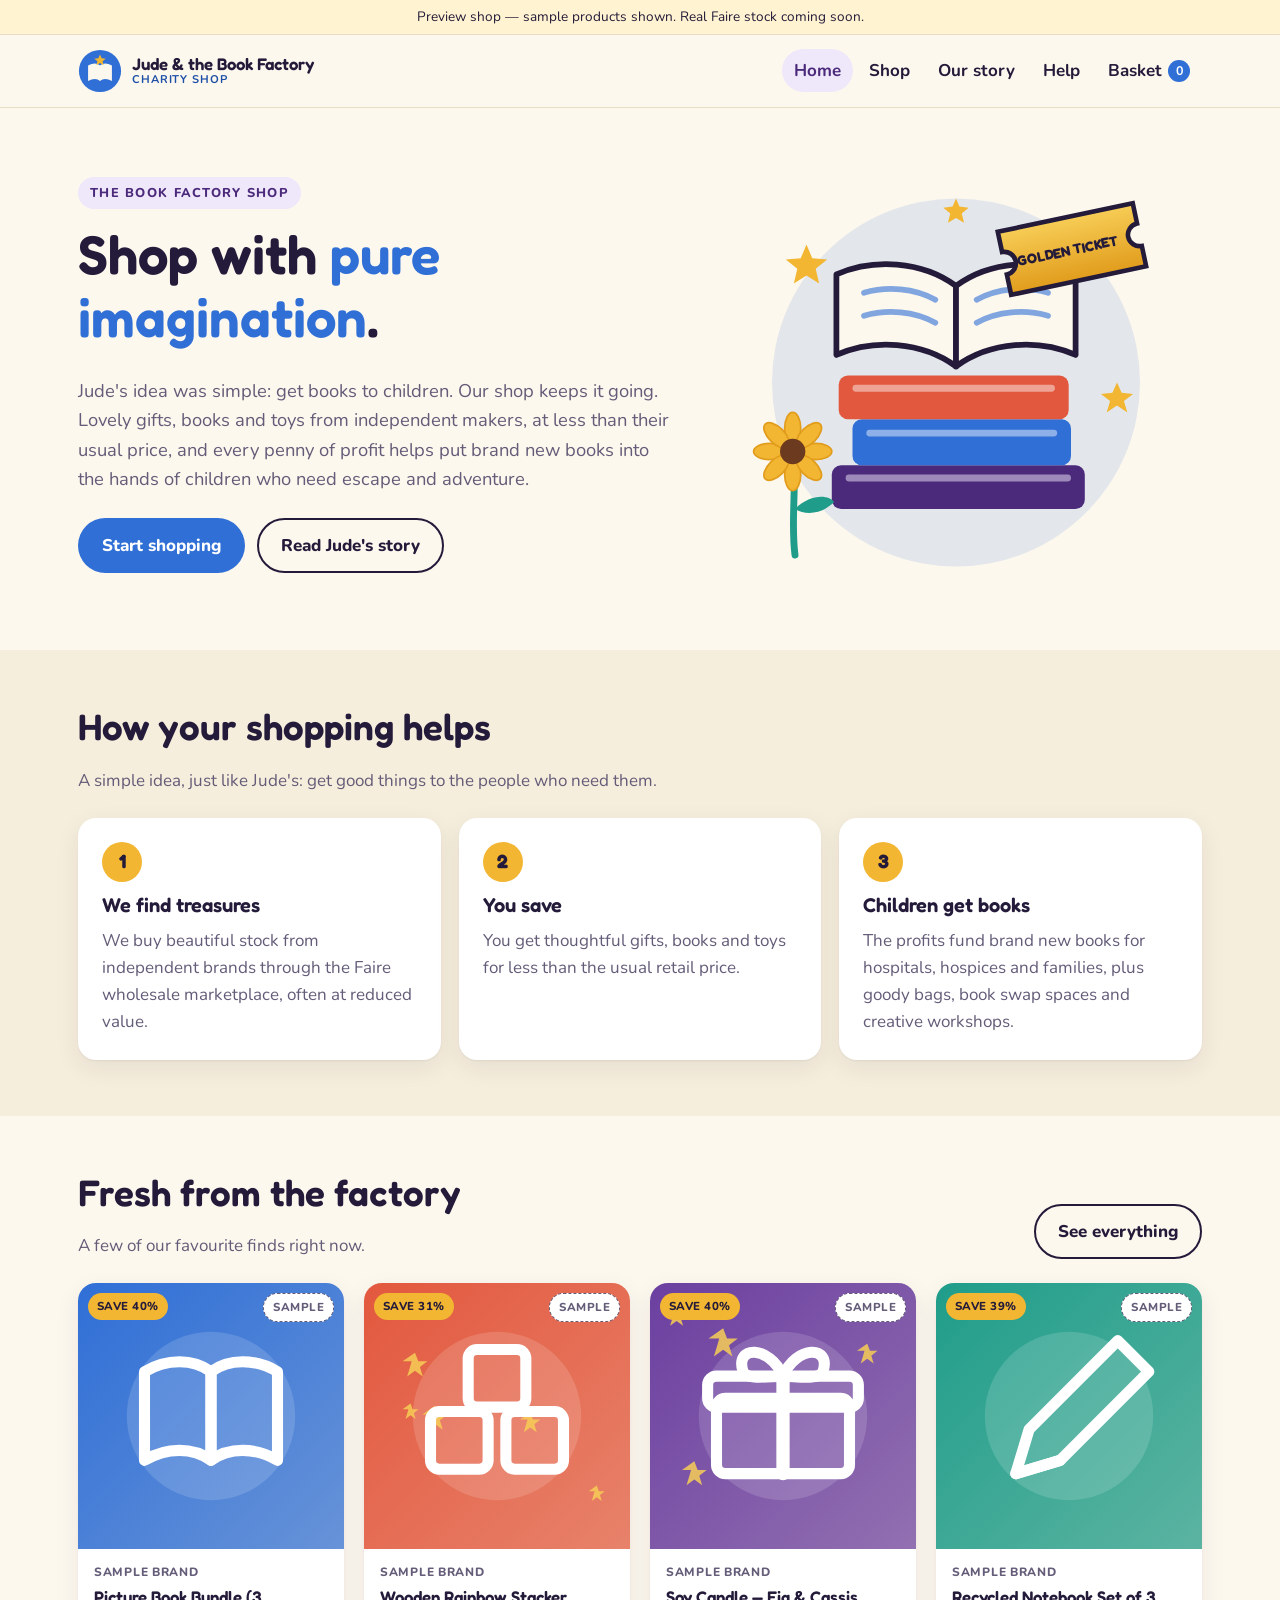
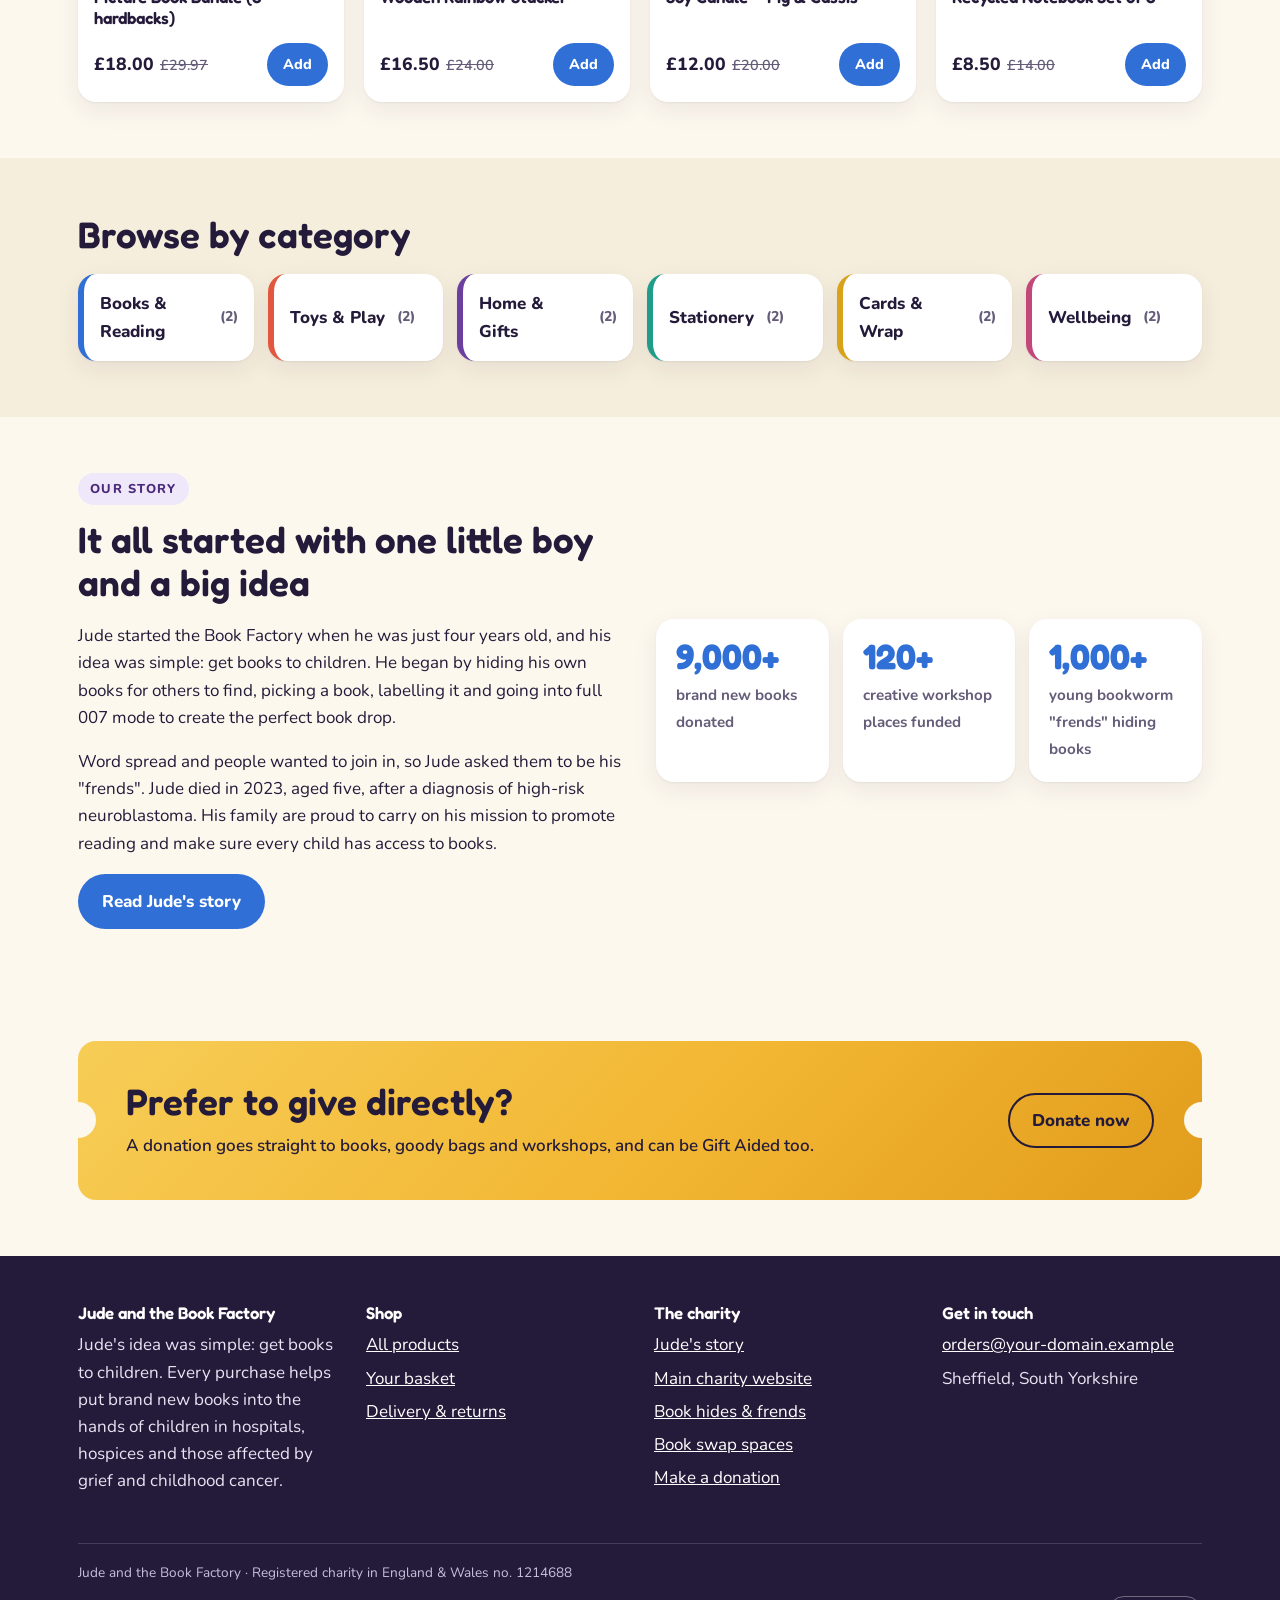
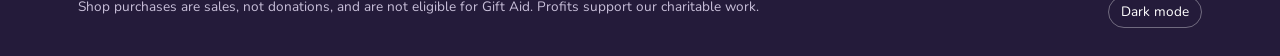
<file: jude-book-factory-shop/index.html>
<!doctype html>
<html lang="en-GB">
<head>
  <meta charset="utf-8">
  <meta name="viewport" content="width=device-width, initial-scale=1">
  <title>Book Factory Shop</title>
  <meta name="description" content="Shop beautiful gifts, books and toys from independent makers. Every purchase helps Jude and the Book Factory put brand new books into the hands of children in hospitals and hospices.">
  <link rel="preconnect" href="https://fonts.googleapis.com">
  <link rel="preconnect" href="https://fonts.gstatic.com" crossorigin>
  <link href="https://fonts.googleapis.com/css2?family=Fredoka:wght@500;600;700&family=Nunito:wght@400;600;700;800&display=swap" rel="stylesheet">
  <link rel="stylesheet" href="assets/css/styles.css">
  <link rel="icon" href="assets/img/favicon.svg" type="image/svg+xml">
</head>
<body data-page="home">
  <a class="skip-link" href="#main">Skip to content</a>
  <header id="site-header"></header>

  <main id="main">
    <section class="hero">
      <div class="container hero-grid">
        <div>
          <span class="eyebrow">The Book Factory Shop</span>
          <h1>Shop with <em>pure imagination</em>.</h1>
          <p class="lead">Jude's idea was simple: get books to children. Our shop keeps it going. Lovely gifts, books and
            toys from independent makers, at less than their usual price, and every penny of profit helps put brand new
            books into the hands of children who need escape and adventure.</p>
          <div class="hero-actions">
            <a class="btn btn-primary" href="shop.html">Start shopping</a>
            <a class="btn btn-ghost" href="our-story.html">Read Jude's story</a>
          </div>
        </div>
        <div class="hero-art" aria-hidden="true">
          <svg viewBox="0 0 400 360" xmlns="http://www.w3.org/2000/svg">
            <defs>
              <linearGradient id="hg" x1="0" y1="0" x2="0" y2="1">
                <stop offset="0" stop-color="#f7cd56"/><stop offset="1" stop-color="#e19c1c"/>
              </linearGradient>
            </defs>
            <circle cx="200" cy="190" r="160" fill="#2f6fd6" opacity=".12"/>
            <!-- book stack -->
            <rect x="92" y="262" width="220" height="38" rx="8" fill="#4b2a7b"/>
            <rect x="104" y="270" width="196" height="6" rx="3" fill="#efe7fa" opacity=".5"/>
            <rect x="110" y="222" width="190" height="40" rx="8" fill="#2f6fd6"/>
            <rect x="122" y="231" width="166" height="6" rx="3" fill="#fff" opacity=".45"/>
            <rect x="98" y="184" width="200" height="38" rx="8" fill="#e2583e"/>
            <rect x="110" y="192" width="176" height="6" rx="3" fill="#fff" opacity=".45"/>
            <!-- open book -->
            <path d="M200 176c-30-22-72-24-104-10v-70c32-14 74-12 104 10z" fill="#fdf8ee" stroke="#241b3a" stroke-width="5" stroke-linejoin="round"/>
            <path d="M200 176c30-22 72-24 104-10v-70c-32-14-74-12-104 10z" fill="#fdf8ee" stroke="#241b3a" stroke-width="5" stroke-linejoin="round"/>
            <path d="M120 112c20-6 44-4 62 6M120 132c20-6 44-4 62 6M218 118c18-10 42-12 62-6M218 138c18-10 42-12 62-6" stroke="#2f6fd6" stroke-width="5" stroke-linecap="round" fill="none" opacity=".6"/>
            <!-- golden ticket -->
            <g transform="rotate(-12 300 70)">
              <path d="M240 46h120v18a10 10 0 0 0 0 20v18H240V84a10 10 0 0 0 0-20z" fill="url(#hg)" stroke="#241b3a" stroke-width="4"/>
              <text x="296" y="79" text-anchor="middle" font-family="Fredoka, sans-serif" font-weight="700" font-size="12" fill="#241b3a">GOLDEN TICKET</text>
            </g>
            <!-- sunflower (Jude loved sunflower picking) -->
            <g transform="translate(58 250)">
              <path d="M0 0 C 4 30, -2 60, 2 90" stroke="#1f9d8a" stroke-width="6" fill="none" stroke-linecap="round"/>
              <path d="M2 50 c 14 -14 30 -12 34 -6 c -10 10 -24 12 -34 6z" fill="#1f9d8a"/>
              <g fill="#f2b632" stroke="#e19c1c" stroke-width="1.5">
                <ellipse cx="0" cy="-20" rx="7" ry="14"/><ellipse cx="0" cy="20" rx="7" ry="14"/>
                <ellipse cx="-20" cy="0" rx="14" ry="7"/><ellipse cx="20" cy="0" rx="14" ry="7"/>
                <ellipse cx="-14" cy="-14" rx="7" ry="14" transform="rotate(-45 -14 -14)"/><ellipse cx="14" cy="14" rx="7" ry="14" transform="rotate(-45 14 14)"/>
                <ellipse cx="14" cy="-14" rx="7" ry="14" transform="rotate(45 14 -14)"/><ellipse cx="-14" cy="14" rx="7" ry="14" transform="rotate(45 -14 14)"/>
              </g>
              <circle r="11" fill="#6b3a1f"/>
            </g>
            <!-- stars -->
            <g fill="#f2b632">
              <path d="M70 70l5 12 13 1-10 8 3 13-11-7-11 7 3-13-10-8 13-1z"/>
              <path d="M340 190l4 9 10 1-8 6 3 10-9-6-9 6 3-10-8-6 10-1z"/>
              <path d="M200 30l3 7 8 1-6 5 2 8-7-4-7 4 2-8-6-5 8-1z"/>
            </g>
          </svg>
        </div>
      </div>
    </section>

    <section class="section section-alt" aria-labelledby="how-heading">
      <div class="container">
        <div class="section-head">
          <div>
            <h2 id="how-heading">How your shopping helps</h2>
            <p>A simple idea, just like Jude's: get good things to the people who need them.</p>
          </div>
        </div>
        <div class="steps">
          <div class="step">
            <h3>We find treasures</h3>
            <p>We buy beautiful stock from independent brands through the Faire wholesale marketplace, often at reduced value.</p>
          </div>
          <div class="step">
            <h3>You save</h3>
            <p>You get thoughtful gifts, books and toys for less than the usual retail price.</p>
          </div>
          <div class="step">
            <h3>Children get books</h3>
            <p>The profits fund brand new books for hospitals, hospices and families, plus goody bags, book swap spaces and creative workshops.</p>
          </div>
        </div>
      </div>
    </section>

    <section class="section" aria-labelledby="featured-heading">
      <div class="container">
        <div class="section-head">
          <div>
            <h2 id="featured-heading">Fresh from the factory</h2>
            <p>A few of our favourite finds right now.</p>
          </div>
          <a class="btn btn-ghost" href="shop.html">See everything</a>
        </div>
        <div class="grid" id="featured-grid" aria-live="polite"></div>
      </div>
    </section>

    <section class="section section-alt" aria-labelledby="cats-heading">
      <div class="container">
        <h2 id="cats-heading">Browse by category</h2>
        <div class="cat-tiles" id="cat-tiles"></div>
      </div>
    </section>

    <section class="section" aria-labelledby="story-heading">
      <div class="container story">
        <div>
          <span class="eyebrow">Our story</span>
          <h2 id="story-heading">It all started with one little boy and a big idea</h2>
          <p>Jude started the Book Factory when he was just four years old, and his idea was simple: get books to children.
            He began by hiding his own books for others to find, picking a book, labelling it and going into full 007 mode to
            create the perfect book drop.</p>
          <p>Word spread and people wanted to join in, so Jude asked them to be his "frends". Jude died in 2023, aged five,
            after a diagnosis of high-risk neuroblastoma. His family are proud to carry on his mission to promote reading and
            make sure every child has access to books.</p>
          <a class="btn btn-primary" href="our-story.html">Read Jude's story</a>
        </div>
        <div class="stats">
          <div class="stat"><strong data-impact="booksDonated">9,000+</strong><span>brand new books donated</span></div>
          <div class="stat"><strong data-impact="workshopPlaces">120+</strong><span>creative workshop places funded</span></div>
          <div class="stat"><strong data-impact="frends">1,000+</strong><span>young bookworm "frends" hiding books</span></div>
        </div>
      </div>
    </section>

    <section class="section" aria-labelledby="ticket-heading">
      <div class="container">
        <div class="ticket">
          <div>
            <h2 id="ticket-heading">Prefer to give directly?</h2>
            <p>A donation goes straight to books, goody bags and workshops, and can be Gift Aided too.</p>
          </div>
          <a class="btn btn-ghost" data-donate href="#">Donate now</a>
        </div>
      </div>
    </section>
  </main>

  <footer id="site-footer"></footer>

  <script src="assets/js/config.js"></script>
  <script src="assets/js/products.js"></script>
  <script src="assets/js/commerce/core.js"></script>
  <script src="assets/js/commerce/providers/local-catalogue.js"></script>
  <script src="assets/js/commerce/providers/enquiry-checkout.js"></script>
  <script src="assets/js/commerce/providers/shopify.js"></script>
  <script src="assets/js/ui.js"></script>
  <script src="assets/js/pages/home.js"></script>
</body>
</html>
</file>
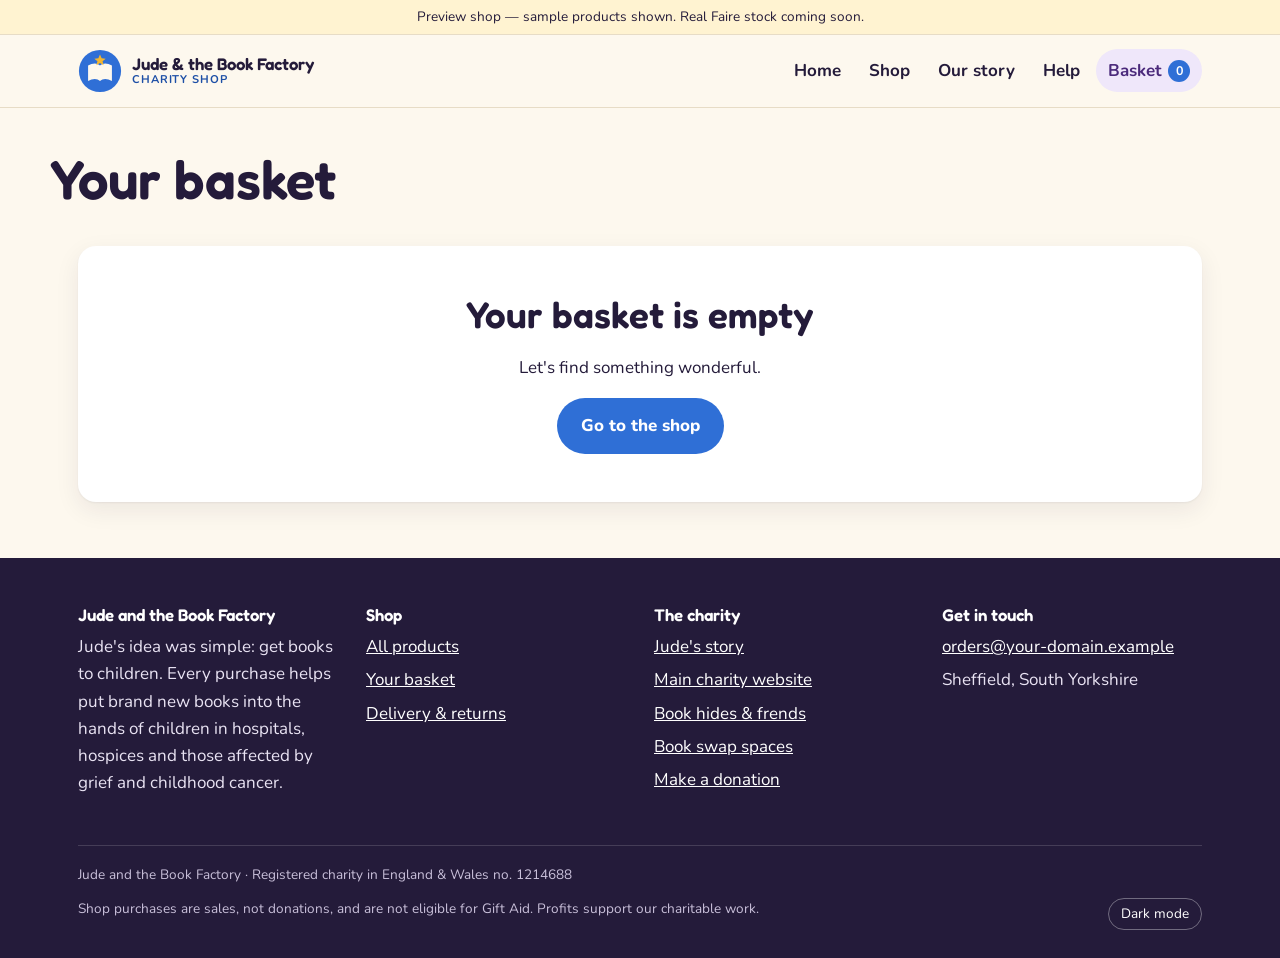
<file: jude-book-factory-shop/basket.html>
<!doctype html>
<html lang="en-GB">
<head>
  <meta charset="utf-8">
  <meta name="viewport" content="width=device-width, initial-scale=1">
  <title>Basket — Book Factory Shop</title>
  <meta name="description" content="Your basket at the Book Factory Shop.">
  <link rel="preconnect" href="https://fonts.googleapis.com">
  <link rel="preconnect" href="https://fonts.gstatic.com" crossorigin>
  <link href="https://fonts.googleapis.com/css2?family=Fredoka:wght@500;600;700&family=Nunito:wght@400;600;700;800&display=swap" rel="stylesheet">
  <link rel="stylesheet" href="assets/css/styles.css">
  <link rel="icon" href="assets/img/favicon.svg" type="image/svg+xml">
</head>
<body data-page="basket">
  <a class="skip-link" href="#main">Skip to content</a>
  <header id="site-header"></header>
  <main id="main">
    <div class="container page-head"><h1>Your basket</h1></div>
    <div class="container two-col" id="basket" aria-live="polite"></div>
  </main>

  <footer id="site-footer"></footer>

  <script src="assets/js/config.js"></script>
  <script src="assets/js/products.js"></script>
  <script src="assets/js/commerce/core.js"></script>
  <script src="assets/js/commerce/providers/local-catalogue.js"></script>
  <script src="assets/js/commerce/providers/enquiry-checkout.js"></script>
  <script src="assets/js/commerce/providers/shopify.js"></script>
  <script src="assets/js/ui.js"></script>
  <script src="assets/js/pages/basket.js"></script>
</body>
</html>
</file>
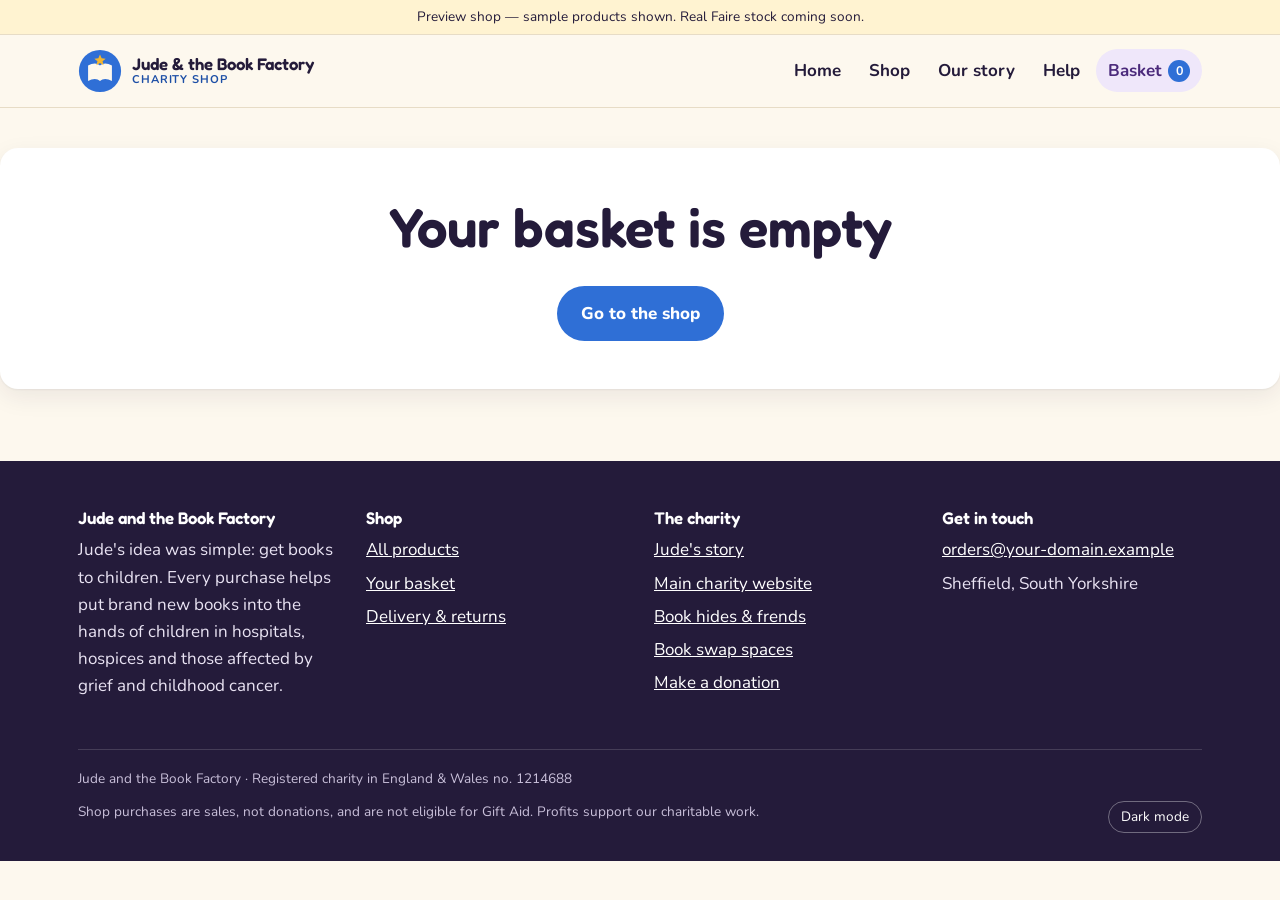
<file: jude-book-factory-shop/checkout.html>
<!doctype html>
<html lang="en-GB">
<head>
  <meta charset="utf-8">
  <meta name="viewport" content="width=device-width, initial-scale=1">
  <title>Checkout — Book Factory Shop</title>
  <meta name="description" content="Checkout at the Book Factory Shop.">
  <link rel="preconnect" href="https://fonts.googleapis.com">
  <link rel="preconnect" href="https://fonts.gstatic.com" crossorigin>
  <link href="https://fonts.googleapis.com/css2?family=Fredoka:wght@500;600;700&family=Nunito:wght@400;600;700;800&display=swap" rel="stylesheet">
  <link rel="stylesheet" href="assets/css/styles.css">
  <link rel="icon" href="assets/img/favicon.svg" type="image/svg+xml">
</head>
<body data-page="basket">
  <a class="skip-link" href="#main">Skip to content</a>
  <header id="site-header"></header>
  <main id="main">
    <div id="checkout-root">
      <div class="container page-head"><h1>Checkout</h1></div>
      <div class="container two-col">
        <form id="checkout-form" class="panel" novalidate>
          <p class="notice" id="setup-warning" hidden><strong>Shop owner:</strong> set your orders email address in
            <code>assets/js/config.js</code> (charity.email) before going live.</p>

          <fieldset>
            <legend>Your details</legend>
            <div class="form-grid cols-2">
              <div class="field"><label for="name">Full name</label><input id="name" name="name" type="text" autocomplete="name" required></div>
              <div class="field"><label for="email">Email</label><input id="email" name="email" type="email" autocomplete="email" required></div>
              <div class="field"><label for="phone">Phone <span class="small">(optional)</span></label><input id="phone" name="phone" type="tel" autocomplete="tel"></div>
            </div>
          </fieldset>

          <fieldset>
            <legend>Delivery or collection</legend>
            <div class="form-grid" id="delivery-options"></div>
            <div class="form-grid cols-2" id="address" style="margin-top:16px" hidden>
              <div class="field"><label for="line1">Address line 1</label><input id="line1" name="line1" type="text" autocomplete="address-line1" data-required></div>
              <div class="field"><label for="line2">Address line 2 <span class="small">(optional)</span></label><input id="line2" name="line2" type="text" autocomplete="address-line2"></div>
              <div class="field"><label for="town">Town / city</label><input id="town" name="town" type="text" autocomplete="address-level2" data-required></div>
              <div class="field"><label for="postcode">Postcode</label><input id="postcode" name="postcode" type="text" autocomplete="postal-code" data-required></div>
            </div>
          </fieldset>

          <fieldset>
            <legend>Anything else?</legend>
            <div class="form-grid">
              <div class="field"><label for="notes">Gift message or notes <span class="small">(optional)</span></label><textarea id="notes" name="notes"></textarea></div>
              <label class="check"><input type="checkbox" name="marketing" id="marketing"> Keep me updated about new stock and the charity's work (you can unsubscribe at any time).</label>
            </div>
          </fieldset>

          <p class="impact-note" id="pay-note"></p>
          <p class="error-text" id="form-error" role="alert" hidden></p>
          <button class="btn btn-primary btn-block" id="place-order" type="submit">Place order</button>
          <p class="small" style="margin-top:10px">By placing an order you agree to our <a href="help.html">delivery &amp; returns terms</a>.
            We only use your details to process your order.</p>
        </form>
        <aside class="panel summary" id="summary" aria-live="polite"></aside>
      </div>
    </div>
  </main>

  <footer id="site-footer"></footer>

  <script src="assets/js/config.js"></script>
  <script src="assets/js/products.js"></script>
  <script src="assets/js/commerce/core.js"></script>
  <script src="assets/js/commerce/providers/local-catalogue.js"></script>
  <script src="assets/js/commerce/providers/enquiry-checkout.js"></script>
  <script src="assets/js/commerce/providers/shopify.js"></script>
  <script src="assets/js/ui.js"></script>
  <script src="assets/js/pages/checkout.js"></script>
</body>
</html>
</file>
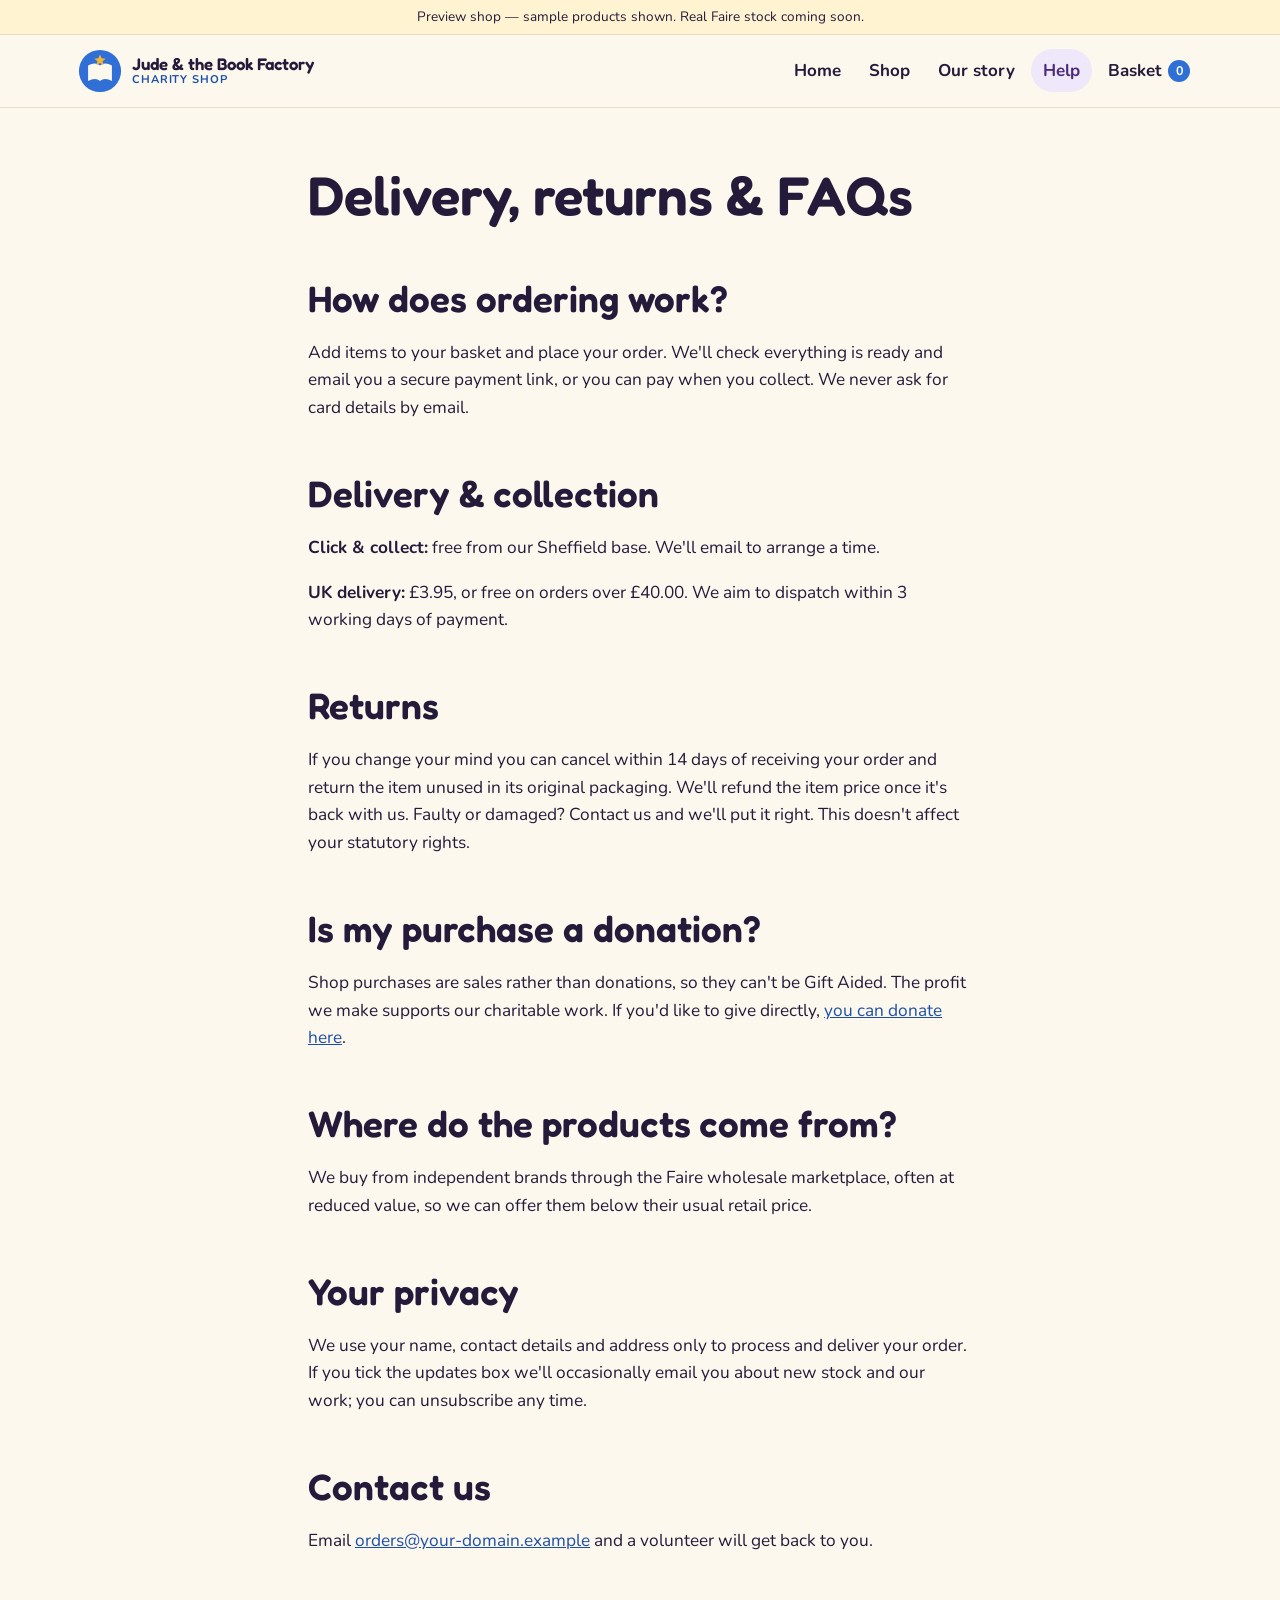
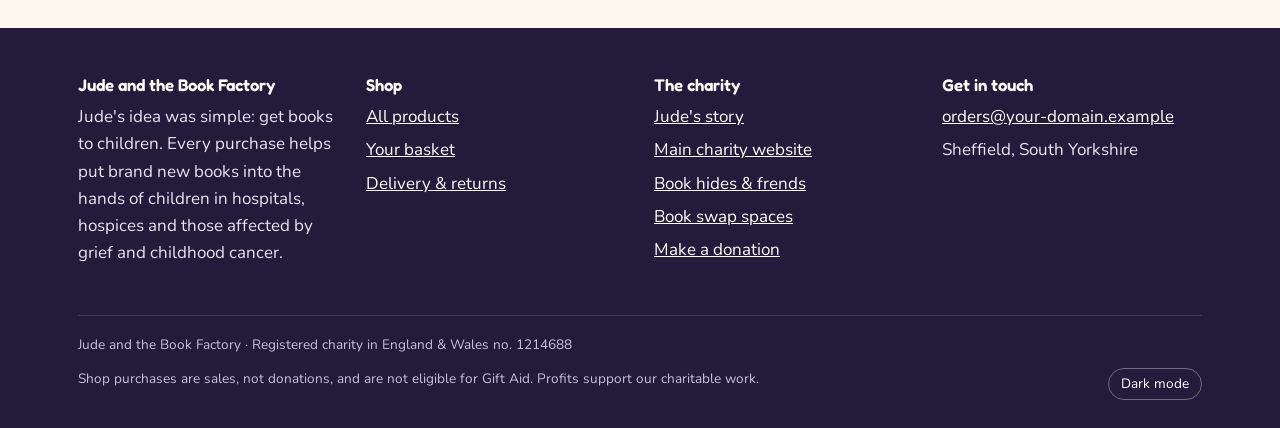
<file: jude-book-factory-shop/help.html>
<!doctype html>
<html lang="en-GB">
<head>
  <meta charset="utf-8">
  <meta name="viewport" content="width=device-width, initial-scale=1">
  <title>Help — Book Factory Shop</title>
  <meta name="description" content="Delivery, collection, returns and frequently asked questions for the Book Factory Shop.">
  <link rel="preconnect" href="https://fonts.googleapis.com">
  <link rel="preconnect" href="https://fonts.gstatic.com" crossorigin>
  <link href="https://fonts.googleapis.com/css2?family=Fredoka:wght@500;600;700&family=Nunito:wght@400;600;700;800&display=swap" rel="stylesheet">
  <link rel="stylesheet" href="assets/css/styles.css">
  <link rel="icon" href="assets/img/favicon.svg" type="image/svg+xml">
</head>
<body data-page="help">
  <a class="skip-link" href="#main">Skip to content</a>
  <header id="site-header"></header>
  <main id="main">
    <!-- Shop owner: check these terms with your trustees before launch. -->
    <section class="section">
      <div class="container prose">
        <h1>Delivery, returns &amp; FAQs</h1>

        <h2>How does ordering work?</h2>
        <p>Add items to your basket and place your order. We'll check everything is ready and email you a secure payment
          link, or you can pay when you collect. We never ask for card details by email.</p>

        <h2>Delivery &amp; collection</h2>
        <p><strong>Click &amp; collect:</strong> free from our Sheffield base. We'll email to arrange a time.</p>
        <p><strong>UK delivery:</strong> <span data-delivery-standard>a flat rate, free over a set amount</span>.
          We aim to dispatch within 3 working days of payment.</p>

        <h2>Returns</h2>
        <p>If you change your mind you can cancel within 14 days of receiving your order and return the item unused
          in its original packaging. We'll refund the item price once it's back with us. Faulty or damaged? Contact us and
          we'll put it right. This doesn't affect your statutory rights.</p>

        <h2>Is my purchase a donation?</h2>
        <p>Shop purchases are sales rather than donations, so they can't be Gift Aided. The profit we make supports our
          charitable work. If you'd like to give directly, <a data-donate href="#">you can donate here</a>.</p>

        <h2>Where do the products come from?</h2>
        <p>We buy from independent brands through the Faire wholesale marketplace, often at reduced value, so we can
          offer them below their usual retail price.</p>

        <h2>Your privacy</h2>
        <p>We use your name, contact details and address only to process and deliver your order. If you tick the
          updates box we'll occasionally email you about new stock and our work; you can unsubscribe any time.</p>

        <h2>Contact us</h2>
        <p>Email <a data-email href="#"></a> and a volunteer will get back to you.</p>
      </div>
    </section>
  </main>

  <footer id="site-footer"></footer>

  <script src="assets/js/config.js"></script>
  <script src="assets/js/products.js"></script>
  <script src="assets/js/commerce/core.js"></script>
  <script src="assets/js/commerce/providers/local-catalogue.js"></script>
  <script src="assets/js/commerce/providers/enquiry-checkout.js"></script>
  <script src="assets/js/commerce/providers/shopify.js"></script>
  <script src="assets/js/ui.js"></script>
  <script src="assets/js/pages/help.js"></script>
</body>
</html>
</file>
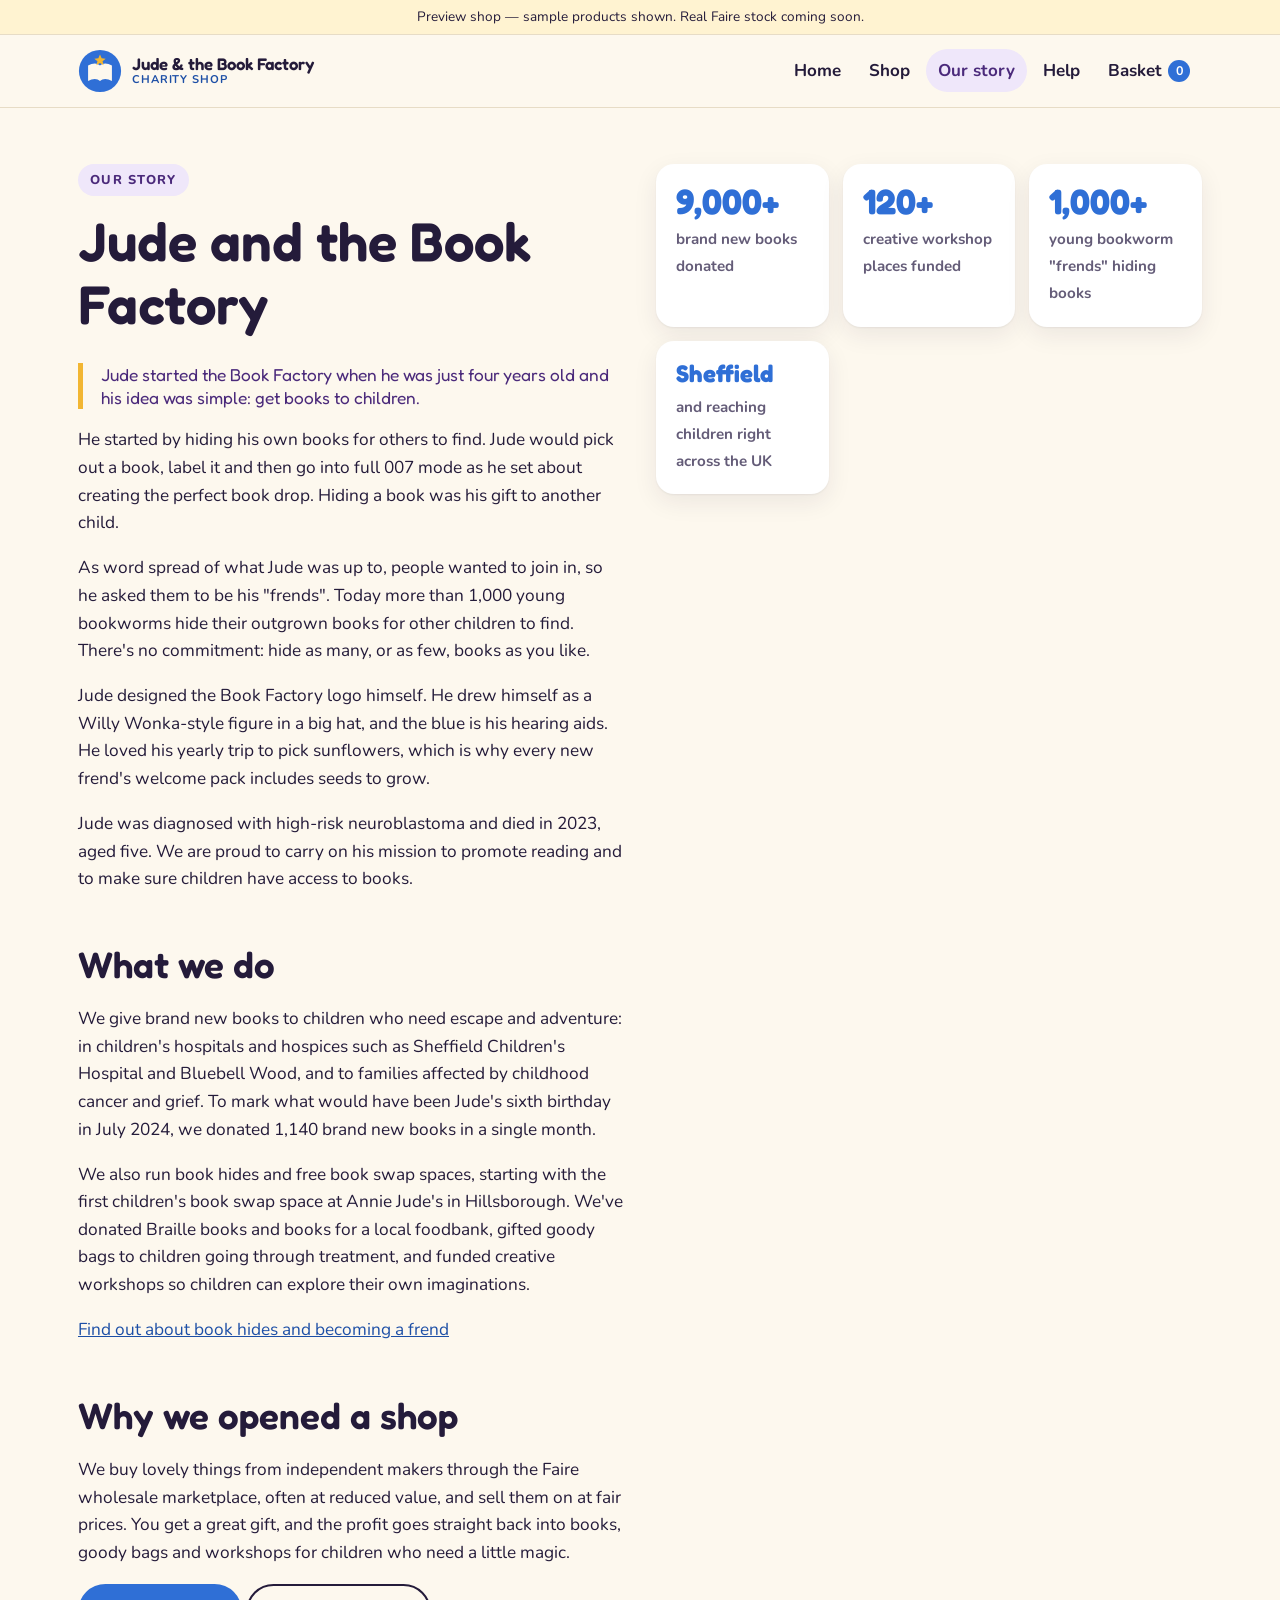
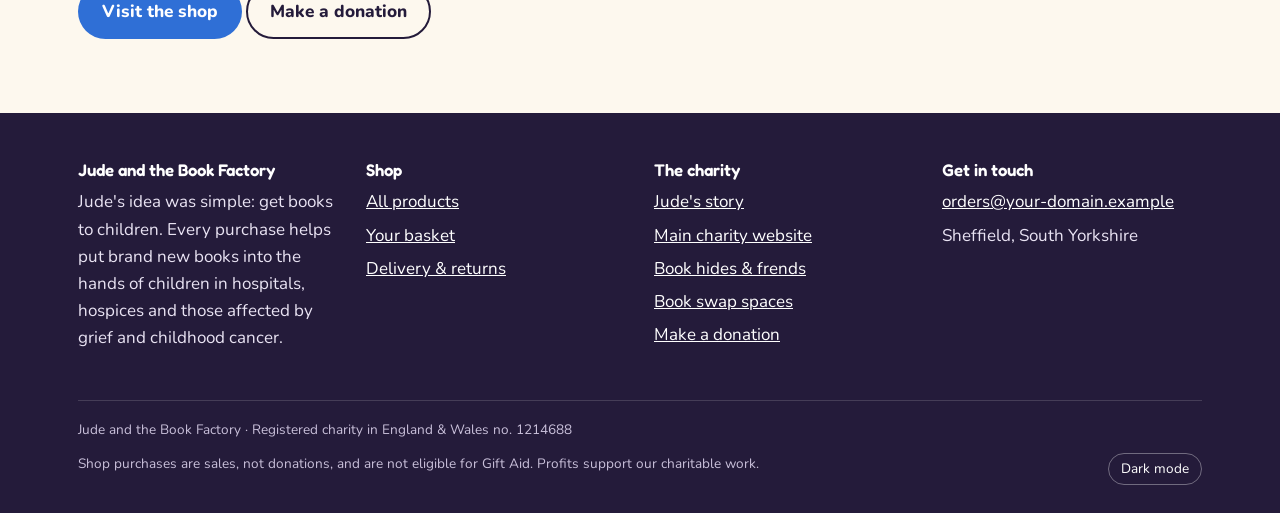
<file: jude-book-factory-shop/our-story.html>
<!doctype html>
<html lang="en-GB">
<head>
  <meta charset="utf-8">
  <meta name="viewport" content="width=device-width, initial-scale=1">
  <title>Jude's Story — Book Factory Shop</title>
  <meta name="description" content="How a four-year-old's idea became Jude and the Book Factory, a Sheffield children's charity.">
  <link rel="preconnect" href="https://fonts.googleapis.com">
  <link rel="preconnect" href="https://fonts.gstatic.com" crossorigin>
  <link href="https://fonts.googleapis.com/css2?family=Fredoka:wght@500;600;700&family=Nunito:wght@400;600;700;800&display=swap" rel="stylesheet">
  <link rel="stylesheet" href="assets/css/styles.css">
  <link rel="icon" href="assets/img/favicon.svg" type="image/svg+xml">
</head>
<body data-page="story">
  <a class="skip-link" href="#main">Skip to content</a>
  <header id="site-header"></header>
  <main id="main">
    <!-- Copy drafted from judeandthebookfactory.co.uk and press coverage. Family to review and personalise before launch. -->
    <section class="section">
      <div class="container story">
        <div class="prose">
          <span class="eyebrow">Our story</span>
          <h1>Jude and the Book Factory</h1>
          <p class="quote">Jude started the Book Factory when he was just four years old and his idea was simple: get books to children.</p>
          <p>He started by hiding his own books for others to find. Jude would pick out a book, label it and then go into
            full 007 mode as he set about creating the perfect book drop. Hiding a book was his gift to another child.</p>
          <p>As word spread of what Jude was up to, people wanted to join in, so he asked them to be his "frends". Today more
            than 1,000 young bookworms hide their outgrown books for other children to find. There's no commitment: hide as
            many, or as few, books as you like.</p>
          <p>Jude designed the Book Factory logo himself. He drew himself as a Willy Wonka-style figure in a big hat, and the
            blue is his hearing aids. He loved his yearly trip to pick sunflowers, which is why every new frend's welcome pack
            includes seeds to grow.</p>
          <p>Jude was diagnosed with high-risk neuroblastoma and died in 2023, aged five. We are proud to carry on his mission
            to promote reading and to make sure children have access to books.</p>

          <h2>What we do</h2>
          <p>We give brand new books to children who need escape and adventure: in children's hospitals and hospices such as
            Sheffield Children's Hospital and Bluebell Wood, and to families affected by childhood cancer and grief. To mark
            what would have been Jude's sixth birthday in July 2024, we donated 1,140 brand new books in a single month.</p>
          <p>We also run book hides and free book swap spaces, starting with the first children's book swap space at Annie
            Jude's in Hillsborough. We've donated Braille books and books for a local foodbank, gifted goody bags to children
            going through treatment, and funded creative workshops so children can explore their own imaginations.</p>
          <p><a href="https://www.judeandthebookfactory.co.uk/jude-s-book-hides" rel="noopener">Find out about book hides and becoming a frend</a></p>

          <h2>Why we opened a shop</h2>
          <p>We buy lovely things from independent makers through the Faire wholesale marketplace, often at reduced value,
            and sell them on at fair prices. You get a great gift, and the profit goes straight back into books, goody bags
            and workshops for children who need a little magic.</p>
          <p><a class="btn btn-primary" href="shop.html">Visit the shop</a> <a class="btn btn-ghost" data-donate href="#">Make a donation</a></p>
        </div>
        <div class="stats" style="align-self:start">
          <div class="stat"><strong data-impact="booksDonated">9,000+</strong><span>brand new books donated</span></div>
          <div class="stat"><strong data-impact="workshopPlaces">120+</strong><span>creative workshop places funded</span></div>
          <div class="stat"><strong data-impact="frends">1,000+</strong><span>young bookworm "frends" hiding books</span></div>
          <div class="stat"><strong class="stat-word">Sheffield</strong><span>and reaching children right across the UK</span></div>
        </div>
      </div>
    </section>
  </main>

  <footer id="site-footer"></footer>

  <script src="assets/js/config.js"></script>
  <script src="assets/js/products.js"></script>
  <script src="assets/js/commerce/core.js"></script>
  <script src="assets/js/commerce/providers/local-catalogue.js"></script>
  <script src="assets/js/commerce/providers/enquiry-checkout.js"></script>
  <script src="assets/js/commerce/providers/shopify.js"></script>
  <script src="assets/js/ui.js"></script>
  <script src="assets/js/pages/home.js"></script>
</body>
</html>
</file>
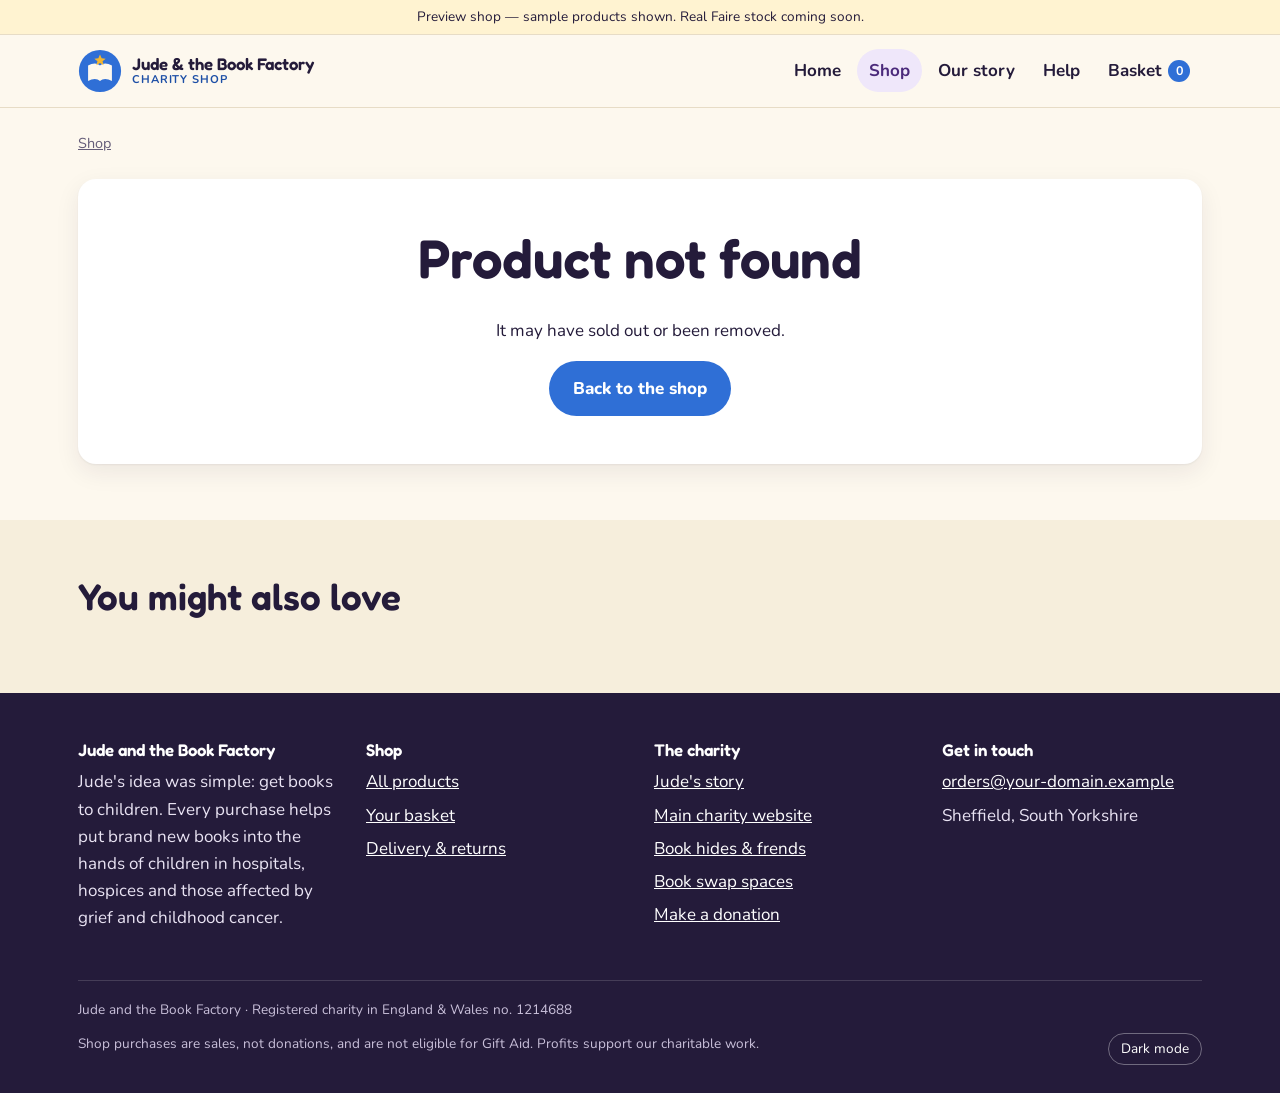
<file: jude-book-factory-shop/product.html>
<!doctype html>
<html lang="en-GB">
<head>
  <meta charset="utf-8">
  <meta name="viewport" content="width=device-width, initial-scale=1">
  <title>Product — Book Factory Shop</title>
  <meta name="description" content="A treasure from the Book Factory Shop. Every purchase supports Jude and the Book Factory.">
  <link rel="preconnect" href="https://fonts.googleapis.com">
  <link rel="preconnect" href="https://fonts.gstatic.com" crossorigin>
  <link href="https://fonts.googleapis.com/css2?family=Fredoka:wght@500;600;700&family=Nunito:wght@400;600;700;800&display=swap" rel="stylesheet">
  <link rel="stylesheet" href="assets/css/styles.css">
  <link rel="icon" href="assets/img/favicon.svg" type="image/svg+xml">
</head>
<body data-page="shop">
  <a class="skip-link" href="#main">Skip to content</a>
  <header id="site-header"></header>
  <main id="main">
    <div class="container">
      <nav class="breadcrumb" id="crumb" aria-label="Breadcrumb"><a href="shop.html">Shop</a></nav>
      <div class="product" id="product" aria-live="polite"></div>
    </div>
    <section class="section section-alt" aria-labelledby="related-h">
      <div class="container">
        <h2 id="related-h">You might also love</h2>
        <div class="grid" id="related-grid"></div>
      </div>
    </section>
  </main>

  <footer id="site-footer"></footer>

  <script src="assets/js/config.js"></script>
  <script src="assets/js/products.js"></script>
  <script src="assets/js/commerce/core.js"></script>
  <script src="assets/js/commerce/providers/local-catalogue.js"></script>
  <script src="assets/js/commerce/providers/enquiry-checkout.js"></script>
  <script src="assets/js/commerce/providers/shopify.js"></script>
  <script src="assets/js/ui.js"></script>
  <script src="assets/js/pages/product.js"></script>
</body>
</html>
</file>
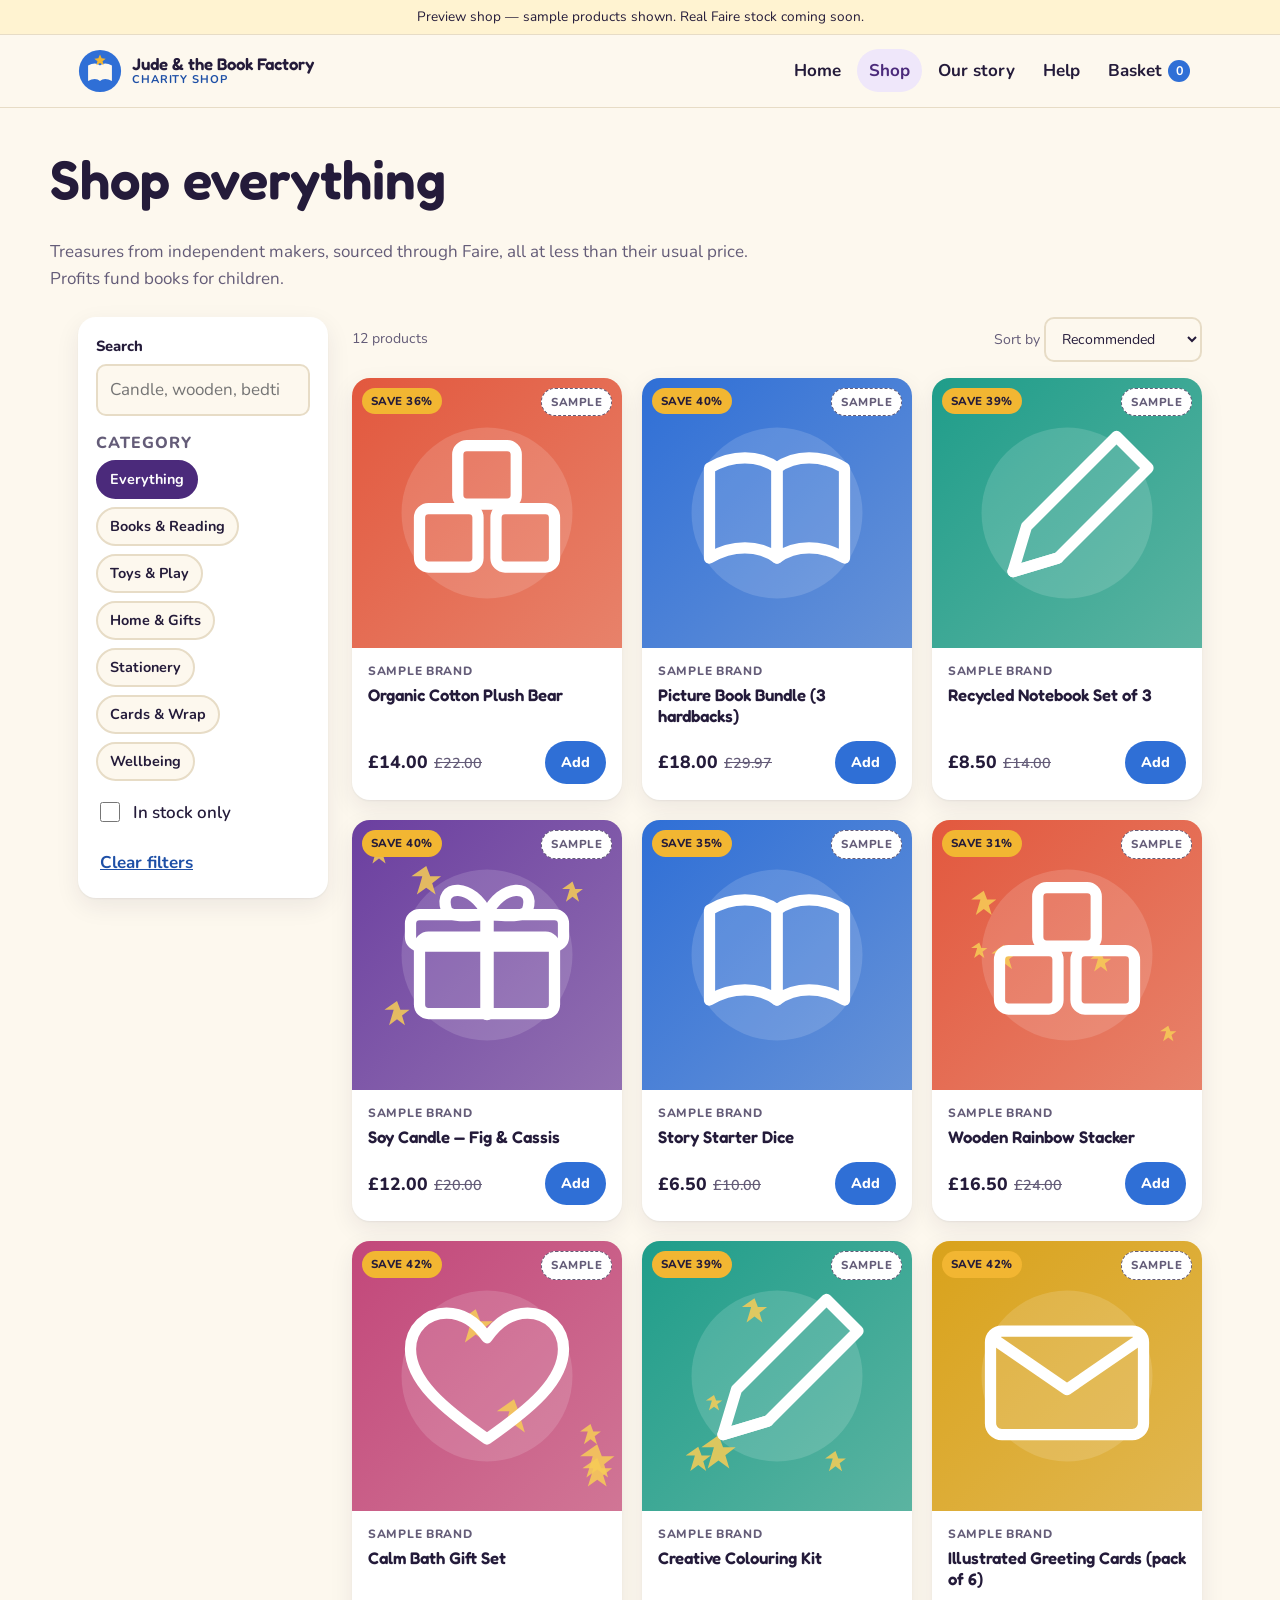
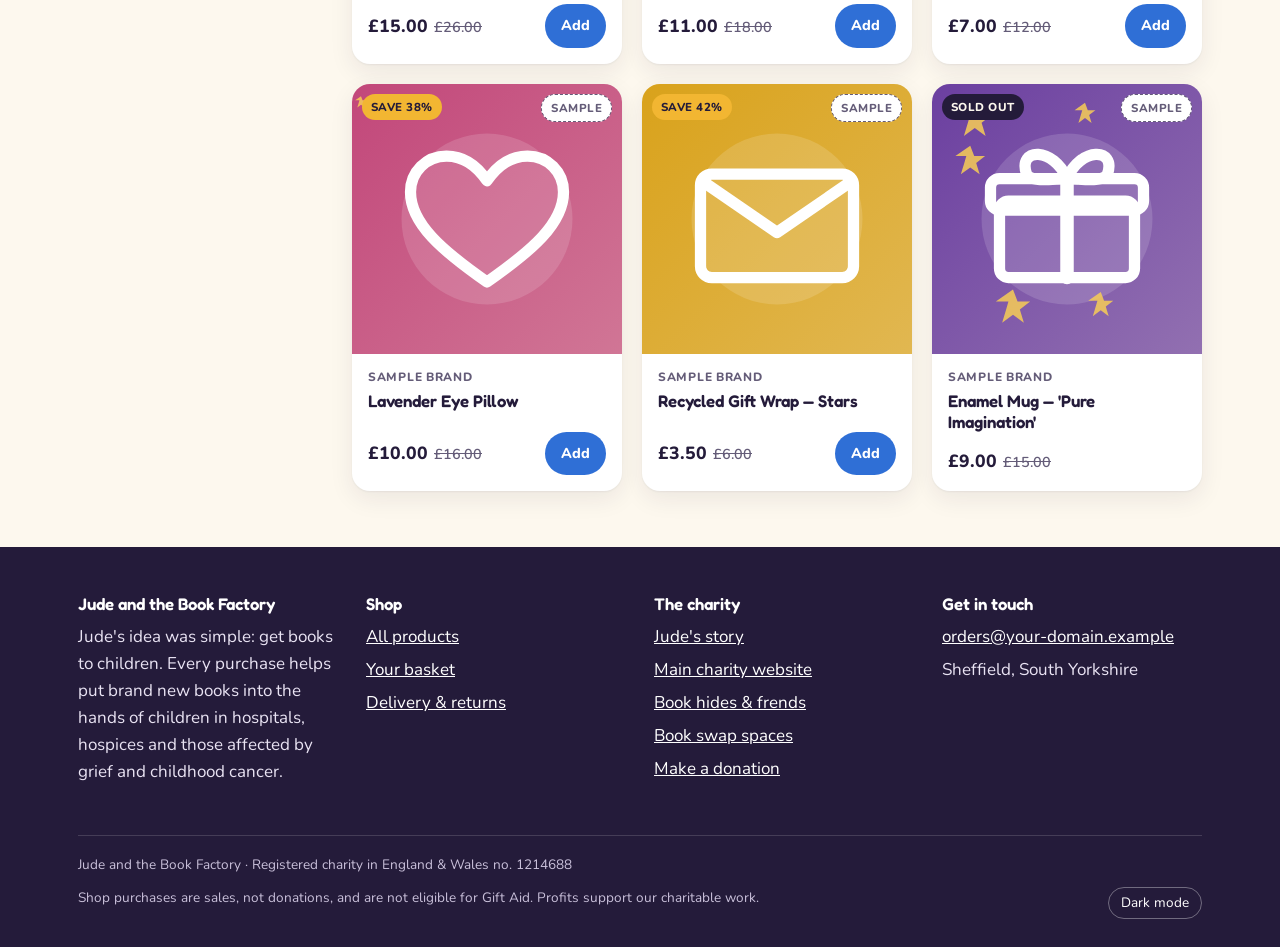
<file: jude-book-factory-shop/shop.html>
<!doctype html>
<html lang="en-GB">
<head>
  <meta charset="utf-8">
  <meta name="viewport" content="width=device-width, initial-scale=1">
  <title>Shop — Book Factory Shop</title>
  <meta name="description" content="Browse gifts, books, toys and more. Every purchase supports Jude and the Book Factory.">
  <link rel="preconnect" href="https://fonts.googleapis.com">
  <link rel="preconnect" href="https://fonts.gstatic.com" crossorigin>
  <link href="https://fonts.googleapis.com/css2?family=Fredoka:wght@500;600;700&family=Nunito:wght@400;600;700;800&display=swap" rel="stylesheet">
  <link rel="stylesheet" href="assets/css/styles.css">
  <link rel="icon" href="assets/img/favicon.svg" type="image/svg+xml">
</head>
<body data-page="shop">
  <a class="skip-link" href="#main">Skip to content</a>
  <header id="site-header"></header>
  <main id="main">
    <div class="container page-head">
      <h1 id="shop-title">Shop everything</h1>
      <p>Treasures from independent makers, sourced through Faire, all at less than their usual price. Profits fund books for children.</p>
    </div>
    <div class="container shop-layout">
      <aside class="filters" aria-label="Filters">
        <form id="filter-form" role="search">
          <div class="field">
            <label for="search">Search</label>
            <input id="search" type="search" placeholder="Candle, wooden, bedtime…" autocomplete="off">
          </div>
        </form>
        <div>
          <h2>Category</h2>
          <div class="chips" id="cat-chips"></div>
        </div>
        <label class="check"><input type="checkbox" id="in-stock"> In stock only</label>
        <button type="button" class="link-btn" id="clear-filters" style="justify-self:start;color:var(--blue-ink)">Clear filters</button>
      </aside>
      <section aria-labelledby="shop-title">
        <div class="results-bar">
          <span id="result-count" class="small" aria-live="polite"></span>
          <label class="small">Sort by
            <select id="sort">
              <option value="featured">Recommended</option>
              <option value="price-asc">Price: low to high</option>
              <option value="price-desc">Price: high to low</option>
              <option value="saving">Biggest saving</option>
              <option value="az">Name A–Z</option>
            </select>
          </label>
        </div>
        <div class="grid" id="product-grid"></div>
        <div class="empty" id="empty" hidden>
          <h2>Nothing found</h2>
          <p>Try a different search or category.</p>
        </div>
      </section>
    </div>
  </main>

  <footer id="site-footer"></footer>

  <script src="assets/js/config.js"></script>
  <script src="assets/js/products.js"></script>
  <script src="assets/js/commerce/core.js"></script>
  <script src="assets/js/commerce/providers/local-catalogue.js"></script>
  <script src="assets/js/commerce/providers/enquiry-checkout.js"></script>
  <script src="assets/js/commerce/providers/shopify.js"></script>
  <script src="assets/js/ui.js"></script>
  <script src="assets/js/pages/shop.js"></script>
</body>
</html>
</file>
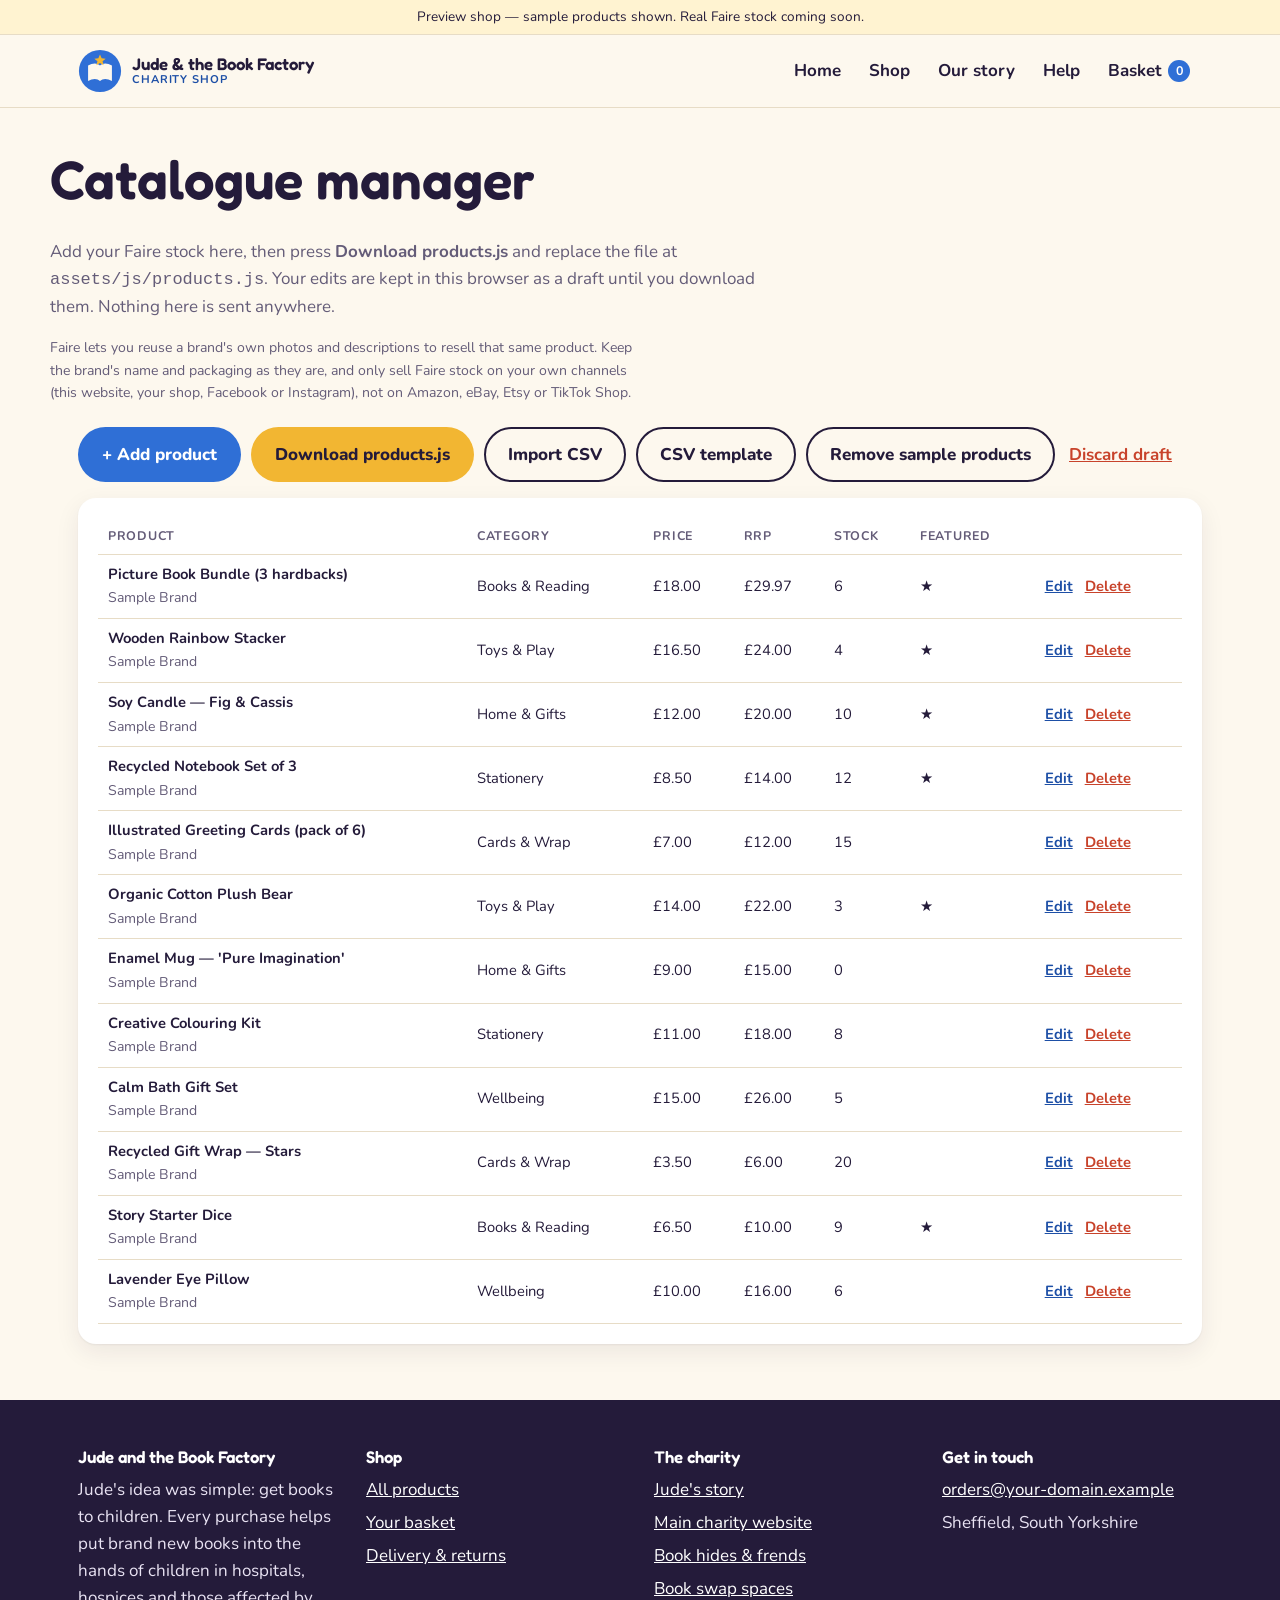
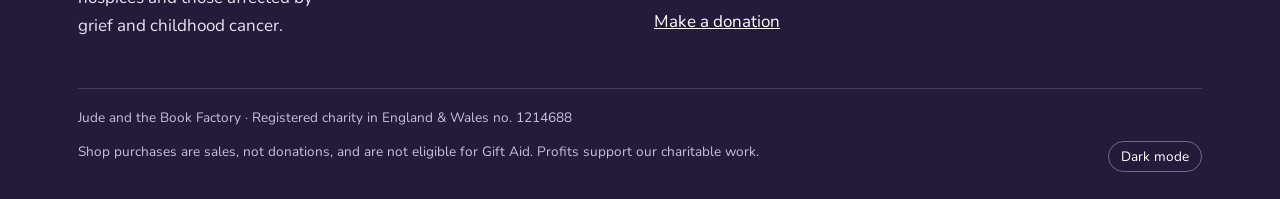
<file: jude-book-factory-shop/admin/catalogue.html>
<!doctype html>
<html lang="en-GB">
<head>
  <meta charset="utf-8">
  <meta name="viewport" content="width=device-width, initial-scale=1">
  <meta name="robots" content="noindex, nofollow">
  <title>Catalogue Manager</title>
  <link rel="preconnect" href="https://fonts.googleapis.com">
  <link rel="preconnect" href="https://fonts.gstatic.com" crossorigin>
  <link href="https://fonts.googleapis.com/css2?family=Fredoka:wght@500;600;700&family=Nunito:wght@400;600;700;800&display=swap" rel="stylesheet">
  <link rel="stylesheet" href="../assets/css/styles.css">
  <link rel="icon" href="../assets/img/favicon.svg" type="image/svg+xml">
</head>
<body data-page="admin" data-root="../">
  <a class="skip-link" href="#main">Skip to content</a>
  <header id="site-header"></header>

  <main id="main">
    <div class="container page-head">
      <h1>Catalogue manager</h1>
      <p>Add your Faire stock here, then press <strong>Download products.js</strong> and replace the file at
        <code>assets/js/products.js</code>. Your edits are kept in this browser as a draft until you download them.
        Nothing here is sent anywhere.</p>
      <p class="small">Faire lets you reuse a brand's own photos and descriptions to resell that same product. Keep the
        brand's name and packaging as they are, and only sell Faire stock on your own channels (this website, your shop,
        Facebook or Instagram), not on Amazon, eBay, Etsy or TikTok Shop.</p>
    </div>

    <div class="container" style="padding-bottom:56px">
      <div class="toolbar">
        <button class="btn btn-primary" type="button" id="add">+ Add product</button>
        <button class="btn btn-gold" type="button" id="download">Download products.js</button>
        <label class="btn btn-ghost" for="csv">Import CSV<input id="csv" type="file" accept=".csv,text/csv" hidden></label>
        <button class="btn btn-ghost" type="button" id="template">CSV template</button>
        <button class="btn btn-ghost" type="button" id="remove-samples">Remove sample products</button>
        <button class="link-btn" type="button" id="reset">Discard draft</button>
      </div>
      <p class="notice" id="status" role="status" hidden></p>

      <div class="panel table-wrap">
        <table class="admin-table">
          <thead><tr><th>Product</th><th>Category</th><th>Price</th><th>RRP</th><th>Stock</th><th>Featured</th><th><span class="visually-hidden">Actions</span></th></tr></thead>
          <tbody id="rows"></tbody>
        </table>
      </div>

      <form class="panel" id="editor" hidden style="margin-top:24px">
        <h2 id="editor-title">Edit product</h2>
        <div class="form-grid cols-2">
          <div class="field"><label for="f-title">Product name</label><input id="f-title" name="title" type="text" required></div>
          <div class="field"><label for="f-brand">Brand / maker</label><input id="f-brand" name="brand" type="text"><span class="hint">keep the brand's own name, as Faire doesn't allow rebranding</span></div>
          <div class="field"><label for="f-category">Category</label><select id="f-category" name="category"></select></div>
          <div class="field"><label for="f-id">Web address name</label><input id="f-id" name="id" type="text" pattern="[a-z0-9\-]+" placeholder="made from the name if left blank"><span class="hint">lowercase letters, numbers and dashes</span></div>
          <div class="field"><label for="f-price">Our price (£)</label><input id="f-price" name="price" type="number" step="0.01" min="0" required></div>
          <div class="field"><label for="f-rrp">Usual retail price (£)</label><input id="f-rrp" name="rrp" type="number" step="0.01" min="0"><span class="hint">shows as a "was" price</span></div>
          <div class="field"><label for="f-stock">Stock</label><input id="f-stock" name="stock" type="number" step="1" min="0" required></div>
          <div class="field"><label for="f-age">Age range</label><input id="f-age" name="ageRange" type="text" placeholder="e.g. 3+"></div>
          <div class="field"><label for="f-image">Photo</label><input id="f-image" name="image" type="text" placeholder="assets/img/products/my-photo.jpg or https://…">
            <span class="hint">Put photos in <code>assets/img/products/</code>, or choose one to fill in its name:
              <input type="file" id="f-image-pick" accept="image/*"></span></div>
          <div class="field"><label for="f-faire">Faire reference / SKU</label><input id="f-faire" name="faireRef" type="text"><span class="hint">for your records only</span></div>
          <div class="field" style="grid-column:1/-1"><label for="f-desc">Description</label><textarea id="f-desc" name="description"></textarea></div>
          <div class="field"><label for="f-tags">Search words</label><input id="f-tags" name="tags" type="text" placeholder="comma, separated, words"></div>
          <label class="check" style="align-self:end"><input type="checkbox" id="f-featured" name="featured"> Feature on the home page</label>
        </div>
        <div class="toolbar" style="margin-top:20px">
          <button class="btn btn-primary" type="submit">Save product</button>
          <button class="btn btn-ghost" type="button" id="cancel">Cancel</button>
        </div>
      </form>
    </div>
  </main>

  <footer id="site-footer"></footer>

  <script src="../assets/js/config.js"></script>
  <script src="../assets/js/products.js"></script>
  <script src="../assets/js/commerce/core.js"></script>
  <script src="../assets/js/commerce/providers/local-catalogue.js"></script>
  <script src="../assets/js/commerce/providers/enquiry-checkout.js"></script>
  <script src="../assets/js/commerce/providers/shopify.js"></script>
  <script src="../assets/js/ui.js"></script>
  <script src="../assets/js/pages/admin.js"></script>
</body>
</html>
</file>
<file: jude-book-factory-shop/assets/css/styles.css>
/* Jude and the Book Factory — shop styles
   Palette: Jude's hearing-aid blue, Wonka purple, golden-ticket gold, storybook cream. */

:root {
  --bg: #fdf8ee;
  --bg-alt: #f6eedc;
  --surface: #ffffff;
  --ink: #241b3a;
  --muted: #645c78;
  --line: #e7dcc6;
  --blue: #2f6fd6;
  --blue-ink: #1d4fa6;
  --blue-soft: #e3edfc;
  --purple: #4b2a7b;
  --purple-soft: #efe7fa;
  --gold: #f2b632;
  --gold-soft: #fff3d1;
  --red: #c8432b;
  --green: #1d7f57;
  --on-dark: #fdf8ee;
  --shadow: 0 1px 2px rgba(36, 27, 58, .06), 0 8px 24px rgba(36, 27, 58, .08);
  --radius: 18px;
  --radius-sm: 10px;
  --font-display: "Fredoka", "Trebuchet MS", system-ui, sans-serif;
  --font-body: "Nunito", system-ui, -apple-system, "Segoe UI", sans-serif;
  --max: 1180px;
  color-scheme: light;
}

@media (prefers-color-scheme: dark) {
  :root:not([data-theme="light"]) {
    --bg: #15111f;
    --bg-alt: #1d1829;
    --surface: #221c31;
    --ink: #f3eee4;
    --muted: #b2a9c4;
    --line: #372e4b;
    --blue: #6b9cf0;
    --blue-ink: #9bbcf6;
    --blue-soft: #1d2a45;
    --purple: #b597e6;
    --purple-soft: #2b2140;
    --gold: #f4c25a;
    --gold-soft: #3a2f17;
    --red: #f08a74;
    --green: #5fcf9d;
    --on-dark: #15111f;
    --shadow: 0 1px 2px rgba(0, 0, 0, .3), 0 8px 24px rgba(0, 0, 0, .35);
    color-scheme: dark;
  }
}
:root[data-theme="dark"] {
  --bg: #15111f;
  --bg-alt: #1d1829;
  --surface: #221c31;
  --ink: #f3eee4;
  --muted: #b2a9c4;
  --line: #372e4b;
  --blue: #6b9cf0;
  --blue-ink: #9bbcf6;
  --blue-soft: #1d2a45;
  --purple: #b597e6;
  --purple-soft: #2b2140;
  --gold: #f4c25a;
  --gold-soft: #3a2f17;
  --red: #f08a74;
  --green: #5fcf9d;
  --on-dark: #15111f;
  --shadow: 0 1px 2px rgba(0, 0, 0, .3), 0 8px 24px rgba(0, 0, 0, .35);
  color-scheme: dark;
}

*, *::before, *::after { box-sizing: border-box; }
html { -webkit-text-size-adjust: 100%; }
body {
  margin: 0;
  background: var(--bg);
  color: var(--ink);
  font-family: var(--font-body);
  font-size: 17px;
  line-height: 1.6;
  overflow-x: hidden;
}
img { max-width: 100%; display: block; }
a { color: var(--blue-ink); }
a:hover { color: var(--purple); }
h1, h2, h3, h4 { font-family: var(--font-display); line-height: 1.15; margin: 0 0 .5em; font-weight: 600; }
h1 { font-size: clamp(2rem, 5vw, 3.4rem); }
h2 { font-size: clamp(1.6rem, 3.4vw, 2.3rem); }
h3 { font-size: 1.25rem; }
p { margin: 0 0 1em; }
:focus-visible { outline: 3px solid var(--gold); outline-offset: 2px; border-radius: 6px; }

.container { width: 100%; max-width: var(--max); margin: 0 auto; padding: 0 16px; }
@media (min-width: 720px) { .container { padding: 0 28px; } }

.skip-link {
  position: absolute; left: -999px; top: 8px; z-index: 100;
  background: var(--ink); color: var(--bg); padding: 8px 14px; border-radius: 8px;
}
.skip-link:focus { left: 8px; }

.visually-hidden {
  position: absolute !important; width: 1px; height: 1px; overflow: hidden;
  clip: rect(0 0 0 0); white-space: nowrap;
}

/* ---------- Demo strip ---------- */
.demo-strip {
  background: var(--gold-soft); color: var(--ink);
  font-size: .85rem; text-align: center; padding: 6px 16px; border-bottom: 1px solid var(--line);
}

/* ---------- Header ---------- */
.site-header {
  position: sticky; top: 0; z-index: 50;
  background: color-mix(in srgb, var(--bg) 92%, transparent);
  backdrop-filter: saturate(1.2) blur(8px);
  border-bottom: 1px solid var(--line);
}
.header-inner { display: flex; align-items: center; gap: 16px; min-height: 72px; }
.brand { display: flex; align-items: center; gap: 10px; text-decoration: none; color: var(--ink); min-width: 0; }
.brand img { height: 52px; width: auto; }
.brand-mark { width: 44px; height: 44px; flex: none; }
.brand-text { font-family: var(--font-display); font-weight: 600; line-height: 1.05; font-size: 1.05rem; }
.brand-text small { display: block; font-family: var(--font-body); font-weight: 700; font-size: .7rem; letter-spacing: .08em; text-transform: uppercase; color: var(--blue-ink); }
.main-nav { margin-left: auto; display: flex; align-items: center; gap: 4px; }
.main-nav a {
  text-decoration: none; color: var(--ink); font-weight: 700; padding: 8px 12px; border-radius: 999px;
}
.main-nav a:hover, .main-nav a[aria-current="page"] { background: var(--purple-soft); color: var(--purple); }
.basket-link { display: inline-flex; align-items: center; gap: 6px; }
.basket-count {
  min-width: 22px; height: 22px; padding: 0 6px; border-radius: 999px;
  background: var(--blue); color: #fff; font-size: .78rem; display: inline-grid; place-items: center;
}
.nav-toggle {
  display: none; margin-left: auto; background: none; border: 2px solid var(--line); color: var(--ink);
  border-radius: 12px; padding: 8px 12px; font: inherit; font-weight: 700; cursor: pointer;
}
@media (max-width: 760px) {
  .nav-toggle { display: inline-flex; gap: 6px; align-items: center; }
  .main-nav {
    display: none; position: absolute; left: 0; right: 0; top: 100%;
    flex-direction: column; align-items: stretch; gap: 0;
    background: var(--bg); border-bottom: 1px solid var(--line); padding: 8px 16px 16px;
  }
  .main-nav.open { display: flex; }
  .main-nav a { padding: 12px; border-radius: 12px; }
  .brand img { height: 44px; }
}

/* ---------- Buttons ---------- */
.btn {
  display: inline-flex; align-items: center; justify-content: center; gap: 8px;
  font: inherit; font-weight: 800; text-decoration: none; cursor: pointer;
  border: 2px solid transparent; border-radius: 999px; padding: 12px 22px;
  transition: transform .12s ease, background .12s ease;
}
.btn:active { transform: translateY(1px); }
.btn-primary { background: var(--blue); color: #fff; }
.btn-primary:hover { background: var(--blue-ink); color: #fff; }
.btn-gold { background: var(--gold); color: #241b3a; }
.btn-gold:hover { filter: brightness(1.05); color: #241b3a; }
.btn-ghost { background: transparent; border-color: var(--ink); color: var(--ink); }
.btn-ghost:hover { background: var(--ink); color: var(--bg); }
.btn-block { width: 100%; }
.btn[disabled] { opacity: .5; cursor: not-allowed; }
.link-btn { background: none; border: 0; color: var(--red); font: inherit; font-weight: 700; cursor: pointer; padding: 4px; text-decoration: underline; }

/* ---------- Hero ---------- */
.hero { position: relative; overflow: hidden; padding: 56px 0 64px; }
.hero-grid { display: grid; gap: 32px; align-items: center; }
@media (min-width: 860px) { .hero-grid { grid-template-columns: 1.1fr .9fr; } }
.eyebrow {
  display: inline-block; font-weight: 800; font-size: .8rem; letter-spacing: .1em; text-transform: uppercase;
  color: var(--purple); background: var(--purple-soft); padding: 6px 12px; border-radius: 999px; margin-bottom: 14px;
}
.hero h1 em { font-style: normal; color: var(--blue); }
.hero .lead { font-size: 1.15rem; color: var(--muted); max-width: 34em; }
.hero-actions { display: flex; flex-wrap: wrap; gap: 12px; margin-top: 24px; }
.hero-art { max-width: 460px; margin: 0 auto; width: 100%; }
.sparkle { position: absolute; color: var(--gold); opacity: .8; pointer-events: none; }

/* ---------- Sections ---------- */
.section { padding: 56px 0; }
.section-alt { background: var(--bg-alt); }
.section-head { display: flex; flex-wrap: wrap; align-items: end; justify-content: space-between; gap: 12px; margin-bottom: 24px; }
.section-head p { color: var(--muted); margin: 0; max-width: 40em; }

.steps { display: grid; gap: 18px; grid-template-columns: repeat(auto-fit, minmax(240px, 1fr)); counter-reset: step; }
.step { background: var(--surface); border-radius: var(--radius); padding: 24px; box-shadow: var(--shadow); position: relative; }
.step::before {
  counter-increment: step; content: counter(step);
  display: grid; place-items: center; width: 40px; height: 40px; border-radius: 50%;
  background: var(--gold); color: #241b3a; font-family: var(--font-display); font-weight: 700; font-size: 1.2rem; margin-bottom: 12px;
}
.step p { color: var(--muted); margin: 0; }

/* ---------- Product grid ---------- */
.grid { display: grid; gap: 20px; grid-template-columns: repeat(auto-fill, minmax(220px, 1fr)); }
@media (max-width: 520px) { .grid { grid-template-columns: repeat(2, minmax(0, 1fr)); gap: 12px; } }
.card {
  background: var(--surface); border-radius: var(--radius); overflow: hidden; box-shadow: var(--shadow);
  display: flex; flex-direction: column; position: relative; transition: transform .15s ease;
}
.card:hover { transform: translateY(-3px); }
.card-media { aspect-ratio: 1 / 1; background: var(--bg-alt); position: relative; overflow: hidden; }
.card-media img, .card-media svg { width: 100%; height: 100%; object-fit: cover; }
.card-body { padding: 14px 16px 16px; display: flex; flex-direction: column; gap: 4px; flex: 1; }
.card-brand { font-size: .75rem; font-weight: 800; letter-spacing: .06em; text-transform: uppercase; color: var(--muted); }
.card-title { font-family: var(--font-display); font-weight: 600; font-size: 1.05rem; line-height: 1.25; margin: 0; }
.card-title a { color: var(--ink); text-decoration: none; }
.card-title a::after { content: ""; position: absolute; inset: 0; }
.card-foot { margin-top: auto; padding-top: 10px; display: flex; align-items: center; justify-content: space-between; gap: 8px; flex-wrap: wrap; }
.card .btn { position: relative; z-index: 1; padding: 8px 14px; font-size: .9rem; }
@media (max-width: 520px) {
  .card-body { padding: 10px 12px 12px; }
  .card-title { font-size: .95rem; }
  .card .btn { width: 100%; }
}

.price { font-weight: 800; font-size: 1.1rem; }
.price-was { color: var(--muted); text-decoration: line-through; font-weight: 600; font-size: .9rem; margin-left: 6px; }
.badge {
  position: absolute; top: 10px; left: 10px; z-index: 1;
  font-size: .72rem; font-weight: 800; letter-spacing: .04em; text-transform: uppercase;
  padding: 4px 9px; border-radius: 999px; background: var(--gold); color: #241b3a;
}
.badge-sold { background: var(--ink); color: var(--bg); }
.badge-sample {
  left: auto; right: 10px; background: var(--surface); color: var(--muted); border: 1px dashed var(--muted);
}

/* ---------- Category tiles ---------- */
.cat-tiles { display: grid; gap: 14px; grid-template-columns: repeat(auto-fill, minmax(160px, 1fr)); }
.cat-tile {
  display: flex; align-items: center; gap: 12px; padding: 16px; border-radius: var(--radius);
  background: var(--surface); box-shadow: var(--shadow); text-decoration: none; color: var(--ink); font-weight: 800;
  border-left: 6px solid var(--tile, var(--blue));
}
.cat-tile:hover { color: var(--ink); transform: translateY(-2px); }

/* ---------- Story / impact ---------- */
.story { display: grid; gap: 32px; align-items: center; }
@media (min-width: 860px) { .story { grid-template-columns: 1fr 1fr; } }
.stats { display: grid; grid-template-columns: repeat(auto-fit, minmax(140px, 1fr)); gap: 14px; }
.stat { background: var(--surface); border-radius: var(--radius); padding: 20px; box-shadow: var(--shadow); }
.stat strong { display: block; font-family: var(--font-display); font-size: 2.2rem; color: var(--blue); line-height: 1; margin-bottom: 6px; }
.stat strong.stat-word { font-size: 1.5rem; line-height: 1.1; }
.stat span { color: var(--muted); font-weight: 700; font-size: .95rem; }
.quote {
  font-family: var(--font-display); font-size: 1.35rem; line-height: 1.35; color: var(--purple);
  border-left: 5px solid var(--gold); padding-left: 18px; margin: 0 0 1em;
}

/* ---------- Golden ticket ---------- */
.ticket {
  position: relative; background: linear-gradient(135deg, #f7cd56, #f2b632 55%, #e19c1c);
  color: #241b3a; border-radius: var(--radius); padding: 32px 28px; overflow: hidden;
  display: grid; gap: 16px; align-items: center;
}
@media (min-width: 760px) { .ticket { grid-template-columns: 1fr auto; padding: 40px 48px; } }
.ticket::before, .ticket::after {
  content: ""; position: absolute; top: 50%; width: 36px; height: 36px; border-radius: 50%;
  background: var(--bg); transform: translateY(-50%);
}
.ticket::before { left: -18px; }
.ticket::after { right: -18px; }
.ticket h2 { margin-bottom: .25em; }
.ticket p { margin: 0; font-weight: 600; }
.ticket .btn-ghost { border-color: #241b3a; color: #241b3a; }
.ticket .btn-ghost:hover { background: #241b3a; color: #f7cd56; }

/* ---------- Shop layout ---------- */
.page-head { padding: 40px 0 8px; }
.page-head p { color: var(--muted); max-width: 42em; }
.shop-layout { display: grid; gap: 24px; padding-bottom: 56px; }
@media (min-width: 900px) { .shop-layout { grid-template-columns: 250px 1fr; align-items: start; } }
.filters {
  background: var(--surface); border-radius: var(--radius); padding: 18px; box-shadow: var(--shadow);
  display: grid; gap: 18px;
}
@media (min-width: 900px) { .filters { position: sticky; top: 92px; } }
.filters h2 { font-size: 1rem; margin: 0 0 8px; font-family: var(--font-body); font-weight: 800; letter-spacing: .06em; text-transform: uppercase; color: var(--muted); }
.chips { display: flex; flex-wrap: wrap; gap: 8px; }
.chip {
  font: inherit; font-weight: 700; font-size: .9rem; cursor: pointer;
  border: 2px solid var(--line); background: var(--bg); color: var(--ink); border-radius: 999px; padding: 6px 12px;
}
.chip[aria-pressed="true"] { background: var(--purple); border-color: var(--purple); color: #fff; }
:root[data-theme="dark"] .chip[aria-pressed="true"] { color: #15111f; }
@media (prefers-color-scheme: dark) { :root:not([data-theme="light"]) .chip[aria-pressed="true"] { color: #15111f; } }

.field { display: grid; gap: 6px; }
.field label, .field .label { font-weight: 800; font-size: .92rem; }
.field .hint { font-size: .85rem; color: var(--muted); }
input[type="text"], input[type="email"], input[type="tel"], input[type="search"], input[type="number"], input[type="url"], select, textarea {
  width: 100%; font: inherit; color: var(--ink); background: var(--bg);
  border: 2px solid var(--line); border-radius: var(--radius-sm); padding: 10px 12px;
}
input:focus, select:focus, textarea:focus { border-color: var(--blue); outline: none; box-shadow: 0 0 0 3px var(--blue-soft); }
textarea { min-height: 96px; resize: vertical; }
.check { display: flex; gap: 10px; align-items: flex-start; font-weight: 600; }
.check input { width: 20px; height: 20px; margin-top: 3px; accent-color: var(--blue); flex: none; }

.results-bar { display: flex; flex-wrap: wrap; align-items: center; justify-content: space-between; gap: 12px; margin-bottom: 16px; }
.results-bar select { width: auto; }
.empty {
  text-align: center; padding: 48px 16px; background: var(--surface); border-radius: var(--radius); box-shadow: var(--shadow);
}

/* ---------- Product detail ---------- */
.breadcrumb { font-size: .9rem; color: var(--muted); padding-top: 24px; }
.breadcrumb a { color: var(--muted); }
.product { display: grid; gap: 32px; padding: 24px 0 56px; }
@media (min-width: 860px) { .product { grid-template-columns: 1fr 1fr; align-items: start; } }
.product-media { border-radius: var(--radius); overflow: hidden; background: var(--bg-alt); aspect-ratio: 1/1; position: relative; box-shadow: var(--shadow); }
.product-media img, .product-media svg { width: 100%; height: 100%; object-fit: cover; }
.product-info .price { font-size: 1.6rem; }
.saving { display: inline-block; background: var(--gold-soft); color: var(--ink); font-weight: 800; border-radius: 999px; padding: 3px 10px; font-size: .85rem; margin-left: 8px; }
.stock { font-weight: 700; margin: 10px 0 18px; }
.stock.in { color: var(--green); }
.stock.low { color: #b56b00; }
:root[data-theme="dark"] .stock.low { color: var(--gold); }
@media (prefers-color-scheme: dark) { :root:not([data-theme="light"]) .stock.low { color: var(--gold); } }
.stock.out { color: var(--red); }
.buy-row { display: flex; gap: 12px; flex-wrap: wrap; align-items: center; margin-bottom: 20px; }
.qty { display: inline-flex; align-items: center; border: 2px solid var(--line); border-radius: 999px; overflow: hidden; background: var(--surface); }
.qty button { width: 40px; height: 44px; border: 0; background: none; font: inherit; font-size: 1.2rem; font-weight: 800; cursor: pointer; color: var(--ink); }
.qty input { width: 48px; border: 0; text-align: center; padding: 0; background: transparent; border-radius: 0; -moz-appearance: textfield; }
.qty input::-webkit-outer-spin-button, .qty input::-webkit-inner-spin-button { -webkit-appearance: none; margin: 0; }
.qty input:focus { box-shadow: none; }
.meta-list { list-style: none; padding: 0; margin: 20px 0 0; display: grid; gap: 6px; color: var(--muted); font-size: .95rem; }
.impact-note {
  display: flex; gap: 12px; align-items: flex-start; background: var(--blue-soft); border-radius: var(--radius-sm); padding: 14px 16px; font-weight: 600;
}
.impact-note svg { flex: none; color: var(--blue); margin-top: 2px; }

/* ---------- Basket & checkout ---------- */
.two-col { display: grid; gap: 28px; padding-bottom: 56px; }
@media (min-width: 900px) { .two-col { grid-template-columns: 1fr 360px; align-items: start; } }
.panel { background: var(--surface); border-radius: var(--radius); padding: 20px; box-shadow: var(--shadow); }
@media (min-width: 900px) { .summary { position: sticky; top: 92px; } }
.line-items { list-style: none; margin: 0; padding: 0; }
.line-item { display: grid; grid-template-columns: 84px 1fr auto; gap: 14px; align-items: center; padding: 14px 0; border-bottom: 1px solid var(--line); }
.line-item:last-child { border-bottom: 0; }
.line-item .thumb { width: 84px; height: 84px; border-radius: 12px; overflow: hidden; background: var(--bg-alt); }
.line-item .thumb img, .line-item .thumb svg { width: 100%; height: 100%; object-fit: cover; }
.line-item h3 { font-size: 1rem; margin: 0 0 4px; }
.line-item h3 a { color: var(--ink); text-decoration: none; }
.line-controls { display: flex; gap: 10px; align-items: center; flex-wrap: wrap; }
.line-total { font-weight: 800; text-align: right; }
@media (max-width: 520px) {
  .line-item { grid-template-columns: 64px 1fr; }
  .line-item .thumb { width: 64px; height: 64px; }
  .line-total { grid-column: 2; text-align: left; }
}
.totals { display: grid; gap: 8px; margin: 12px 0 18px; }
.totals div { display: flex; justify-content: space-between; gap: 12px; }
.totals .grand { font-size: 1.25rem; font-weight: 800; border-top: 2px solid var(--line); padding-top: 10px; }
.small { font-size: .88rem; color: var(--muted); }

.form-grid { display: grid; gap: 16px; }
@media (min-width: 620px) { .form-grid.cols-2 { grid-template-columns: 1fr 1fr; } }
fieldset { border: 0; padding: 0; margin: 0 0 28px; }
legend { font-family: var(--font-display); font-weight: 600; font-size: 1.3rem; margin-bottom: 12px; padding: 0; }
.radio-card {
  display: flex; gap: 12px; align-items: flex-start; padding: 14px 16px; border: 2px solid var(--line);
  border-radius: var(--radius-sm); cursor: pointer; background: var(--bg);
}
.radio-card:has(input:checked) { border-color: var(--blue); background: var(--blue-soft); }
.radio-card input { margin-top: 4px; accent-color: var(--blue); width: 18px; height: 18px; flex: none; }
.radio-card .rc-main { flex: 1; }
.radio-card strong { display: block; }
.error-text { color: var(--red); font-weight: 700; font-size: .9rem; }
.notice { border-radius: var(--radius-sm); padding: 14px 16px; background: var(--gold-soft); font-weight: 600; }
.notice-error { background: color-mix(in srgb, var(--red) 15%, var(--surface)); }
.confirm { text-align: center; max-width: 640px; margin: 0 auto; padding: 48px 0 72px; }
.confirm pre {
  text-align: left; white-space: pre-wrap; background: var(--surface); border: 1px solid var(--line);
  border-radius: var(--radius-sm); padding: 16px; font-size: .85rem; max-height: 320px; overflow: auto;
}

/* ---------- Prose ---------- */
.prose { max-width: 720px; }
.prose p { font-size: 1.08rem; }
.prose h2 { margin-top: 1.4em; }

/* ---------- Footer ---------- */
.site-footer { background: #241b3a; color: #e9e3f3; padding: 48px 0 28px; margin-top: 0; }
.site-footer a { color: #fff; }
.site-footer a:hover { color: var(--gold); }
.footer-grid { display: grid; gap: 28px; grid-template-columns: repeat(auto-fit, minmax(200px, 1fr)); }
.site-footer h2 { font-size: 1.05rem; color: #fff; }
.site-footer ul { list-style: none; padding: 0; margin: 0; display: grid; gap: 6px; }
.footer-legal { border-top: 1px solid rgba(255,255,255,.15); margin-top: 32px; padding-top: 18px; font-size: .85rem; color: #c9c0da; display: flex; flex-wrap: wrap; justify-content: space-between; gap: 12px; }
.theme-toggle { background: none; border: 1px solid rgba(255,255,255,.35); color: #fff; border-radius: 999px; padding: 4px 12px; font: inherit; font-size: .85rem; cursor: pointer; }

/* ---------- Toast ---------- */
.toast {
  position: fixed; left: 50%; bottom: 20px; transform: translateX(-50%) translateY(140%);
  background: var(--ink); color: var(--bg); padding: 12px 18px; border-radius: 999px; font-weight: 700;
  box-shadow: var(--shadow); transition: transform .25s ease; z-index: 200; max-width: calc(100% - 32px);
  display: flex; gap: 12px; align-items: center;
}
.toast.show { transform: translateX(-50%) translateY(0); }
.toast a { color: var(--gold); }

/* ---------- Admin ---------- */
.admin-table { width: 100%; border-collapse: collapse; font-size: .92rem; }
.admin-table th, .admin-table td { text-align: left; padding: 8px 10px; border-bottom: 1px solid var(--line); vertical-align: middle; }
.admin-table th { font-size: .78rem; text-transform: uppercase; letter-spacing: .06em; color: var(--muted); }
.table-wrap { overflow-x: auto; }
.toolbar { display: flex; flex-wrap: wrap; gap: 10px; margin-bottom: 16px; }

@media (prefers-reduced-motion: reduce) {
  *, *::before, *::after { transition: none !important; animation: none !important; }
}
</file>
